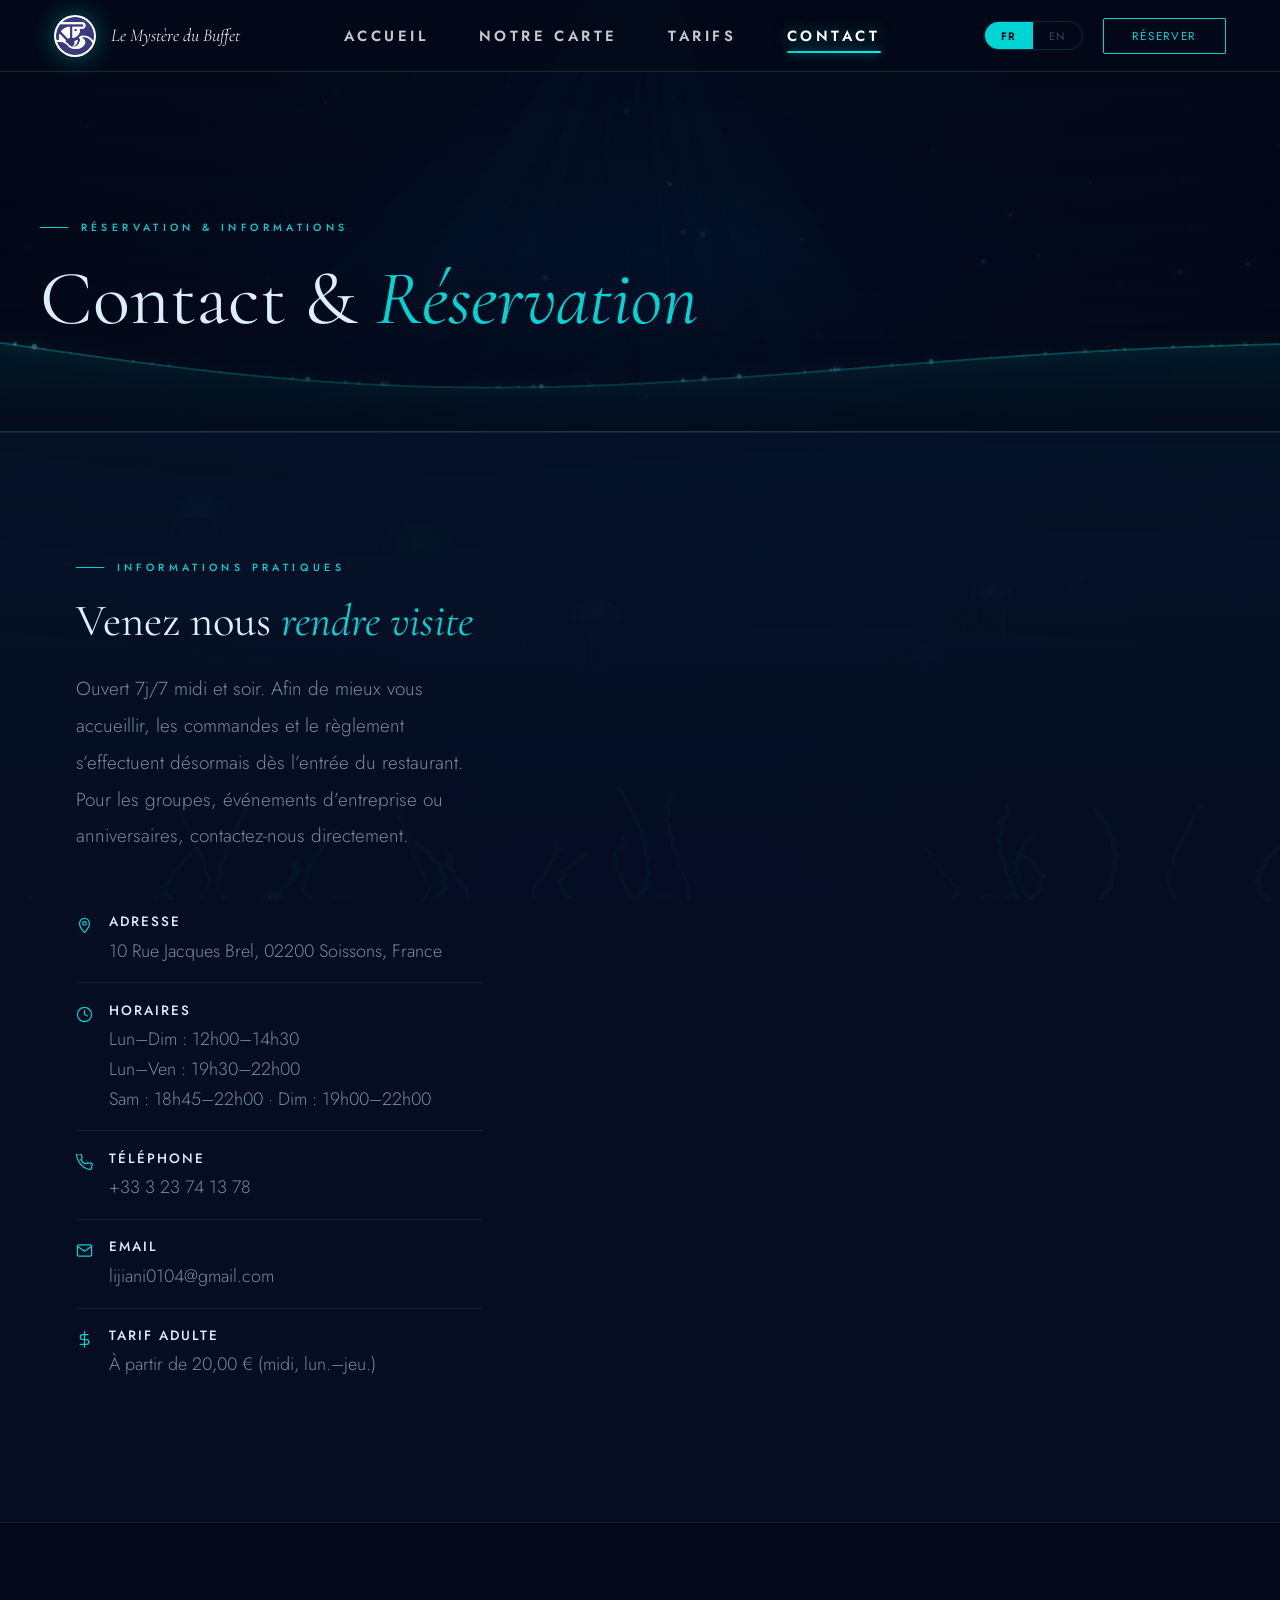
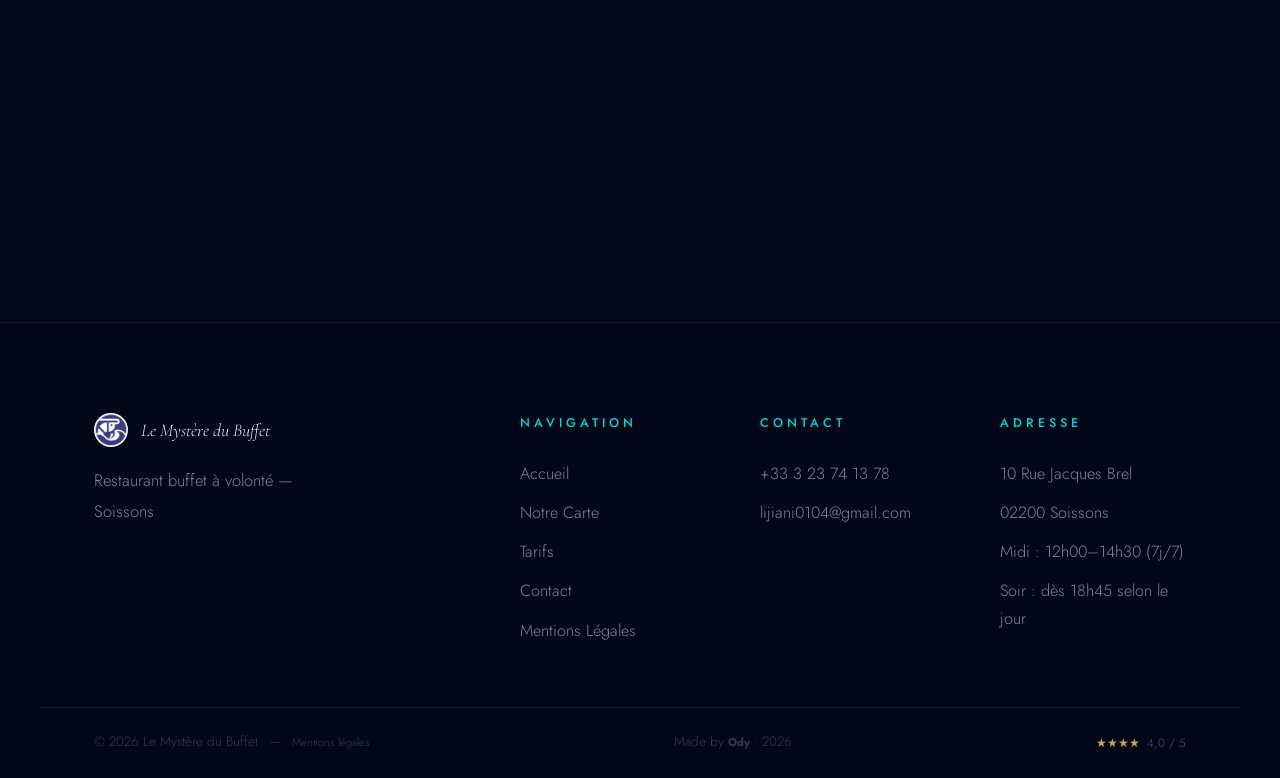
<file: pages/contact.html>
<!DOCTYPE html>
<html lang="fr">
<head>
  <meta charset="UTF-8">
  <meta name="viewport" content="width=device-width, initial-scale=1.0">
  <title>Contact &amp; R&eacute;servation &mdash; Le Myst&egrave;re du Buffet</title>
  <!-- Favicon -->
  <link rel="icon" type="image/x-icon" href="../assets/images/favicon.ico">
  <link rel="icon" type="image/png" sizes="192x192" href="../assets/images/icon-192.png">
  <link rel="apple-touch-icon" href="../assets/images/icon-192.png">
  <!-- Open Graph -->
  <meta property="og:type" content="restaurant">
  <meta property="og:title" content="Contact & Réservation — Le Mystère du Buffet">
  <meta property="og:description" content="Réservez votre table au Mystère du Buffet à Soissons. Formulaire en ligne, téléphone et adresse.">
  <meta property="og:url" content="https://lemysteredubuffet.com/pages/contact.html">
  <meta property="og:image" content="https://lemysteredubuffet.com/assets/images/restaurant.jpg">
  <meta property="og:locale" content="fr_FR">
  <meta property="og:site_name" content="Le Mystère du Buffet">
  <!-- Twitter Card -->
  <meta name="twitter:card" content="summary_large_image">
  <meta name="twitter:title" content="Contact & Réservation — Le Mystère du Buffet">
  <meta name="twitter:description" content="Réservez votre table au Mystère du Buffet à Soissons. Formulaire en ligne, téléphone et adresse.">
  <meta name="twitter:image" content="https://lemysteredubuffet.com/assets/images/restaurant.jpg">
  <!-- Schema.org Restaurant -->
  <script type="application/ld+json">
  {
    "@context": "https://schema.org",
    "@type": "Restaurant",
    "name": "Le Mystère du Buffet",
    "description": "Restaurant buffet à volonté à Soissons. Entrées, plats et desserts illimités.",
    "url": "https://lemysteredubuffet.com",
    "telephone": "+33323741378",
    "email": "lijiani0104@gmail.com",
    "address": {
      "@type": "PostalAddress",
      "streetAddress": "10 Rue Jacques Brel",
      "addressLocality": "Soissons",
      "postalCode": "02200",
      "addressCountry": "FR"
    },
    "geo": {
      "@type": "GeoCoordinates",
      "latitude": 49.3815,
      "longitude": 3.3223
    },
    "openingHoursSpecification": [
      {
        "@type": "OpeningHoursSpecification",
        "dayOfWeek": ["Monday","Tuesday","Wednesday","Thursday","Friday","Saturday","Sunday"],
        "opens": "12:00",
        "closes": "14:30"
      },
      {
        "@type": "OpeningHoursSpecification",
        "dayOfWeek": ["Monday","Tuesday","Wednesday","Thursday","Friday"],
        "opens": "19:30",
        "closes": "22:00"
      },
      {
        "@type": "OpeningHoursSpecification",
        "dayOfWeek": ["Saturday"],
        "opens": "18:45",
        "closes": "22:00"
      },
      {
        "@type": "OpeningHoursSpecification",
        "dayOfWeek": ["Sunday"],
        "opens": "19:00",
        "closes": "22:00"
      }
    ],
    "servesCuisine": "Buffet",
    "priceRange": "€20-€30",
    "aggregateRating": {
      "@type": "AggregateRating",
      "ratingValue": "4.0",
      "reviewCount": "1070"
    },
    "image": "https://lemysteredubuffet.com/assets/images/restaurant.jpg"
  }
  </script>
  <meta name="description" content="R&eacute;servez votre table au Myst&egrave;re du Buffet &agrave; Soissons. Formulaire de contact, horaires, adresse et acc&egrave;s.">
  <link rel="preconnect" href="https://fonts.googleapis.com">
  <link href="https://fonts.googleapis.com/css2?family=Cormorant+Garamond:ital,wght@0,300;0,400;0,600;1,300;1,400;1,600&family=Jost:wght@200;300;400;500;600&display=swap" rel="stylesheet">
  <link rel="stylesheet" href="../assets/css/style.css">
  <link rel="stylesheet" href="../assets/css/pages.css">
</head>
<body>
<canvas id="ocean" style="position:fixed;top:0;left:0;width:100%;height:100%;z-index:0;pointer-events:none"></canvas>
<nav class="nav solid" id="nav">
  <div class="nav-logo" onclick="window.location='../index.html'">
    <img src="../assets/images/logo.png" alt="Logo">
    <span class="nav-logo-name">Le Myst&egrave;re du Buffet</span>
  </div>
  <ul class="nav-links">
    <li><a class="nav-link" href="../index.html" data-fr="Accueil" data-en="Home">Accueil</a></li>
    <li><a class="nav-link" href="menu.html" data-fr="Notre Carte" data-en="Menu">Notre Carte</a></li>
    <li><a class="nav-link" href="tarifs.html" data-fr="Tarifs" data-en="Pricing">Tarifs</a></li>
    <li><a class="nav-link" href="contact.html" data-fr="Contact" data-en="Contact">Contact</a></li>
  </ul>
  <div class="nav-right">
    <div class="lang"><button class="lang-btn active" data-lang-btn="fr">FR</button><button class="lang-btn" data-lang-btn="en">EN</button></div>
    <button class="nav-resa" onclick="window.location='contact.html'" data-fr="R&eacute;server" data-en="Book">R&eacute;server</button>
    <button class="ham" id="ham" aria-label="Menu"><span></span><span></span><span></span></button>
  </div>
</nav>
<nav class="mnav" id="mnav">
  <button class="mclose" id="mclose">&#215;</button>
  <a href="../index.html" data-fr="Accueil" data-en="Home">Accueil</a>
  <a href="menu.html" data-fr="Notre Carte" data-en="Menu">Notre Carte</a>
  <a href="tarifs.html" data-fr="Tarifs" data-en="Pricing">Tarifs</a>
  <a href="contact.html" data-fr="Contact" data-en="Contact">Contact</a>
</nav>

<div class="page-hero">
  <div class="phi">
    <p class="lbl" data-fr="R&eacute;servation &amp; Informations" data-en="Reservation &amp; Information">R&eacute;servation &amp; Informations</p>
    <h1>Contact &amp; <em>R&eacute;servation</em></h1>
  </div>
</div>

<section class="sec">
  <div class="wrap">
    <div class="cgrid">
      <div data-reveal>
        <p class="lbl" data-fr="Informations Pratiques" data-en="Practical Information">Informations Pratiques</p>
        <h2 class="sec-title" style="font-size:clamp(1.8rem,3.5vw,2.6rem);margin-bottom:1.4rem" data-fr="Venez nous <em>rendre visite</em>" data-en="Come <em>visit us</em>">Venez nous <em>rendre visite</em></h2>
        <p class="cinfo-text" data-fr="Ouvert 7j/7 midi et soir. Afin de mieux vous accueillir, les commandes et le r&egrave;glement s&rsquo;effectuent d&eacute;sormais d&egrave;s l&rsquo;entr&eacute;e du restaurant. Pour les groupes, &eacute;v&eacute;nements d&rsquo;entreprise ou anniversaires, contactez-nous directement." data-en="Open 7 days a week for lunch and dinner. To better welcome you, orders and payments are now made at the entrance of the restaurant. For groups, corporate events or birthdays, please contact us directly.">Ouvert 7j/7 midi et soir. Afin de mieux vous accueillir, les commandes et le r&egrave;glement s&rsquo;effectuent d&eacute;sormais d&egrave;s l&rsquo;entr&eacute;e du restaurant. Pour les groupes, &eacute;v&eacute;nements d&rsquo;entreprise ou anniversaires, contactez-nous directement.</p>
        <div class="clist">
          <div class="citem">
            <span class="cico"><svg viewBox="0 0 24 24"><path d="M12 2C8.13 2 5 5.13 5 9c0 5.25 7 13 7 13s7-7.75 7-13c0-3.87-3.13-7-7-7z"/><circle cx="12" cy="9" r="2.5"/></svg></span>
            <div class="citem-txt"><strong data-fr="Adresse" data-en="Address">Adresse</strong>10 Rue Jacques Brel, 02200 Soissons, France</div>
          </div>
          <div class="citem">
            <span class="cico"><svg viewBox="0 0 24 24"><circle cx="12" cy="12" r="10"/><polyline points="12 6 12 12 16 14"/></svg></span>
            <div class="citem-txt"><strong data-fr="Horaires" data-en="Hours">Horaires</strong><span data-fr="Lun&ndash;Dim : 12h00&ndash;14h30<br>Lun&ndash;Ven : 19h30&ndash;22h00<br>Sam : 18h45&ndash;22h00 &middot; Dim : 19h00&ndash;22h00" data-en="Mon&ndash;Sun: 12:00&ndash;2:30pm<br>Mon&ndash;Fri: 7:30&ndash;10pm<br>Sat: 6:45&ndash;10pm &middot; Sun: 7:00&ndash;10pm">Lun&ndash;Dim : 12h00&ndash;14h30<br>Lun&ndash;Ven : 19h30&ndash;22h00<br>Sam : 18h45&ndash;22h00 &middot; Dim : 19h00&ndash;22h00</span></div>
          </div>
          <div class="citem">
            <span class="cico"><svg viewBox="0 0 24 24"><path d="M22 16.92v3a2 2 0 01-2.18 2 19.79 19.79 0 01-8.63-3.07A19.5 19.5 0 013.68 9.81 19.79 19.79 0 01.61 1.18 2 2 0 012.6 0h3a2 2 0 012 1.72c.13 1 .37 1.97.73 2.9a2 2 0 01-.45 2.11L6.91 7.91a16 16 0 006.06 6.06l1.18-.98a2 2 0 012.11-.45c.93.36 1.9.6 2.9.73A2 2 0 0122 16.92z"/></svg></span>
            <div class="citem-txt"><strong data-fr="T&eacute;l&eacute;phone" data-en="Phone">T&eacute;l&eacute;phone</strong><a href="tel:+33323741378">+33 3 23 74 13 78</a></div>
          </div>
          <div class="citem">
            <span class="cico"><svg viewBox="0 0 24 24"><path d="M4 4h16c1.1 0 2 .9 2 2v12c0 1.1-.9 2-2 2H4c-1.1 0-2-.9-2-2V6c0-1.1.9-2 2-2z"/><polyline points="22,6 12,13 2,6"/></svg></span>
            <div class="citem-txt"><strong>Email</strong><a href="mailto:lijiani0104@gmail.com">lijiani0104@gmail.com</a></div>
          </div>
          <div class="citem">
            <span class="cico"><svg viewBox="0 0 24 24"><line x1="12" y1="1" x2="12" y2="23"/><path d="M17 5H9.5a3.5 3.5 0 000 7h5a3.5 3.5 0 010 7H6"/></svg></span>
            <div class="citem-txt"><strong data-fr="Tarif adulte" data-en="Adult price">Tarif adulte</strong><span data-fr="&Agrave; partir de 20,00 &euro; (midi, lun.&ndash;jeu.)" data-en="From &euro;20.00 (lunch, Mon.&ndash;Thu.)">&Agrave; partir de 20,00 &euro; (midi, lun.&ndash;jeu.)</span></div>
          </div>
        </div>
      </div>
    </div>
  </div>
</section>

<div class="map-wrap">
  <iframe src="https://www.google.com/maps/embed?pb=!1m18!1m12!1m3!1d2598!2d3.3223!3d49.3815!2m3!1f0!2f0!3f0!3m2!1i1024!2i768!4f13.1!3m3!1m2!1s0x47e8c6a1d0000001%3A0x1!2s10+Rue+Jacques+Brel%2C+02200+Soissons%2C+France!5e0!3m2!1sfr!2sfr!4v1" allowfullscreen="" loading="lazy" referrerpolicy="no-referrer-when-downgrade" title="Localisation Le Myst&egrave;re du Buffet"></iframe>
</div>

<footer>
  <div class="footer-grid">
    <div class="footer-brand">
      <div class="logo-row"><img src="../assets/images/logo.png" alt="Logo"><span>Le Myst&egrave;re du Buffet</span></div>
      <p>Restaurant buffet &agrave; volont&eacute; &mdash; Soissons</p>
    </div>
    <div class="fcol">
      <h5 data-fr="Navigation" data-en="Navigation">Navigation</h5>
      <ul>
        <li><a href="../index.html" data-fr="Accueil" data-en="Home">Accueil</a></li>
        <li><a href="menu.html" data-fr="Notre Carte" data-en="Our Menu">Notre Carte</a></li>
        <li><a href="tarifs.html" data-fr="Tarifs" data-en="Pricing">Tarifs</a></li>
        <li><a href="contact.html" data-fr="Contact" data-en="Contact">Contact</a></li>
        <li><a href="mentions-legales.html" data-fr="Mentions L&eacute;gales" data-en="Legal Notice">Mentions L&eacute;gales</a></li>
      </ul>
    </div>
    <div class="fcol"><h5>Contact</h5><ul><li><a href="tel:+33323741378">+33 3 23 74 13 78</a></li><li><a href="mailto:lijiani0104@gmail.com">lijiani0104@gmail.com</a></li></ul></div>
    <div class="fcol"><h5 data-fr="Adresse" data-en="Address">Adresse</h5><ul><li><span>10 Rue Jacques Brel</span></li><li><span>02200 Soissons</span></li><li><span data-fr="Midi : 12h00&ndash;14h30 (7j/7)" data-en="Lunch: 12:00&ndash;2:30pm (7d/7)">Midi : 12h00&ndash;14h30 (7j/7)</span></li><li><span data-fr="Soir : d&#232;s 18h45 selon le jour" data-en="Dinner: from 6:45pm depending on day">Soir : d&#232;s 18h45 selon le jour</span></li></ul></div>
  </div>
  <div class="footer-bottom">
    <p>&copy; 2026 Le Myst&egrave;re du Buffet &ensp;&mdash;&ensp; <a href="mentions-legales.html" data-fr="Mentions l&eacute;gales" data-en="Legal notice">Mentions l&eacute;gales</a></p>
    <p>Made by <a href="https://odyssey.ad/partners" target="_blank" rel="noopener"><strong>Ody</strong></a> &middot; 2026</p>
    <div class="footer-rating"><span class="stars">&#9733;&#9733;&#9733;&#9733;</span><span>4,0 / 5</span></div>
  </div>
</footer>
<script src="../assets/js/ocean.js"></script>
<script src="../assets/js/main.js"></script>
<script src="../assets/js/extras.js"></script>
</body>
</html>
</file>
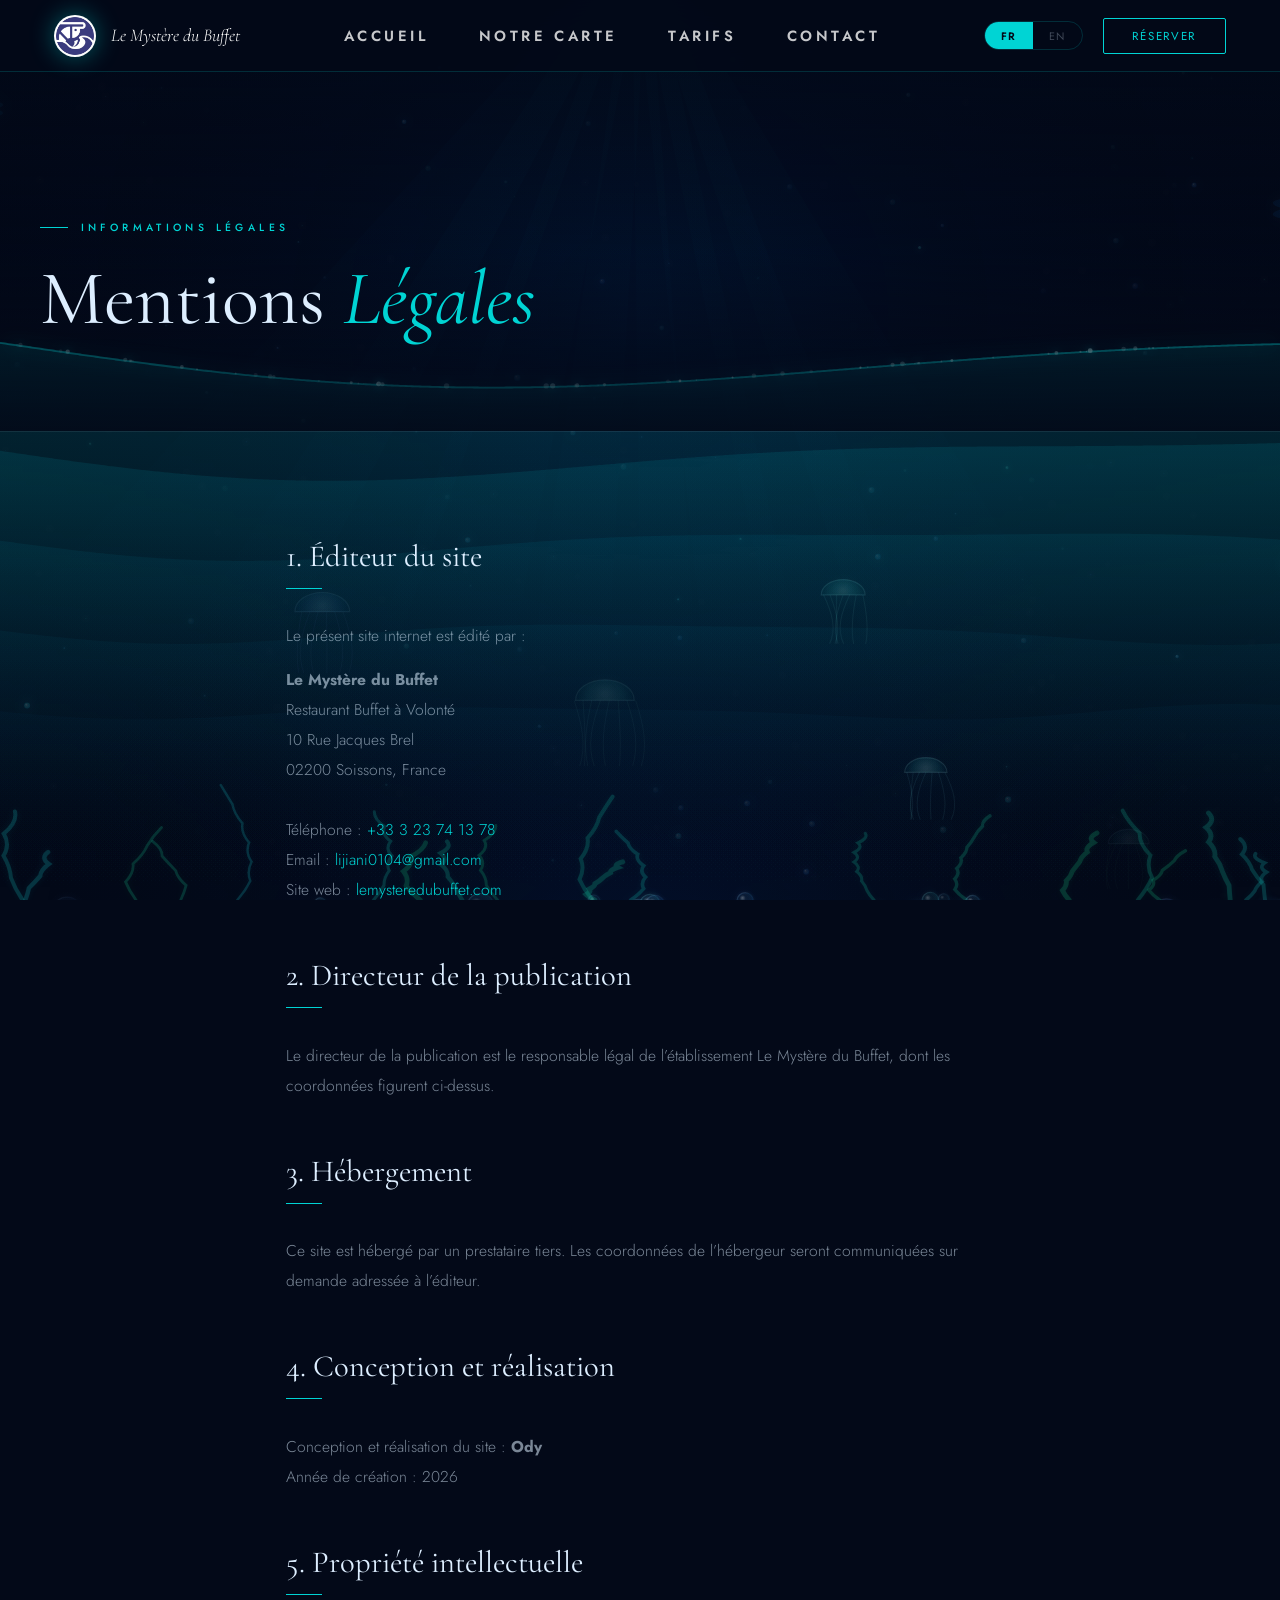
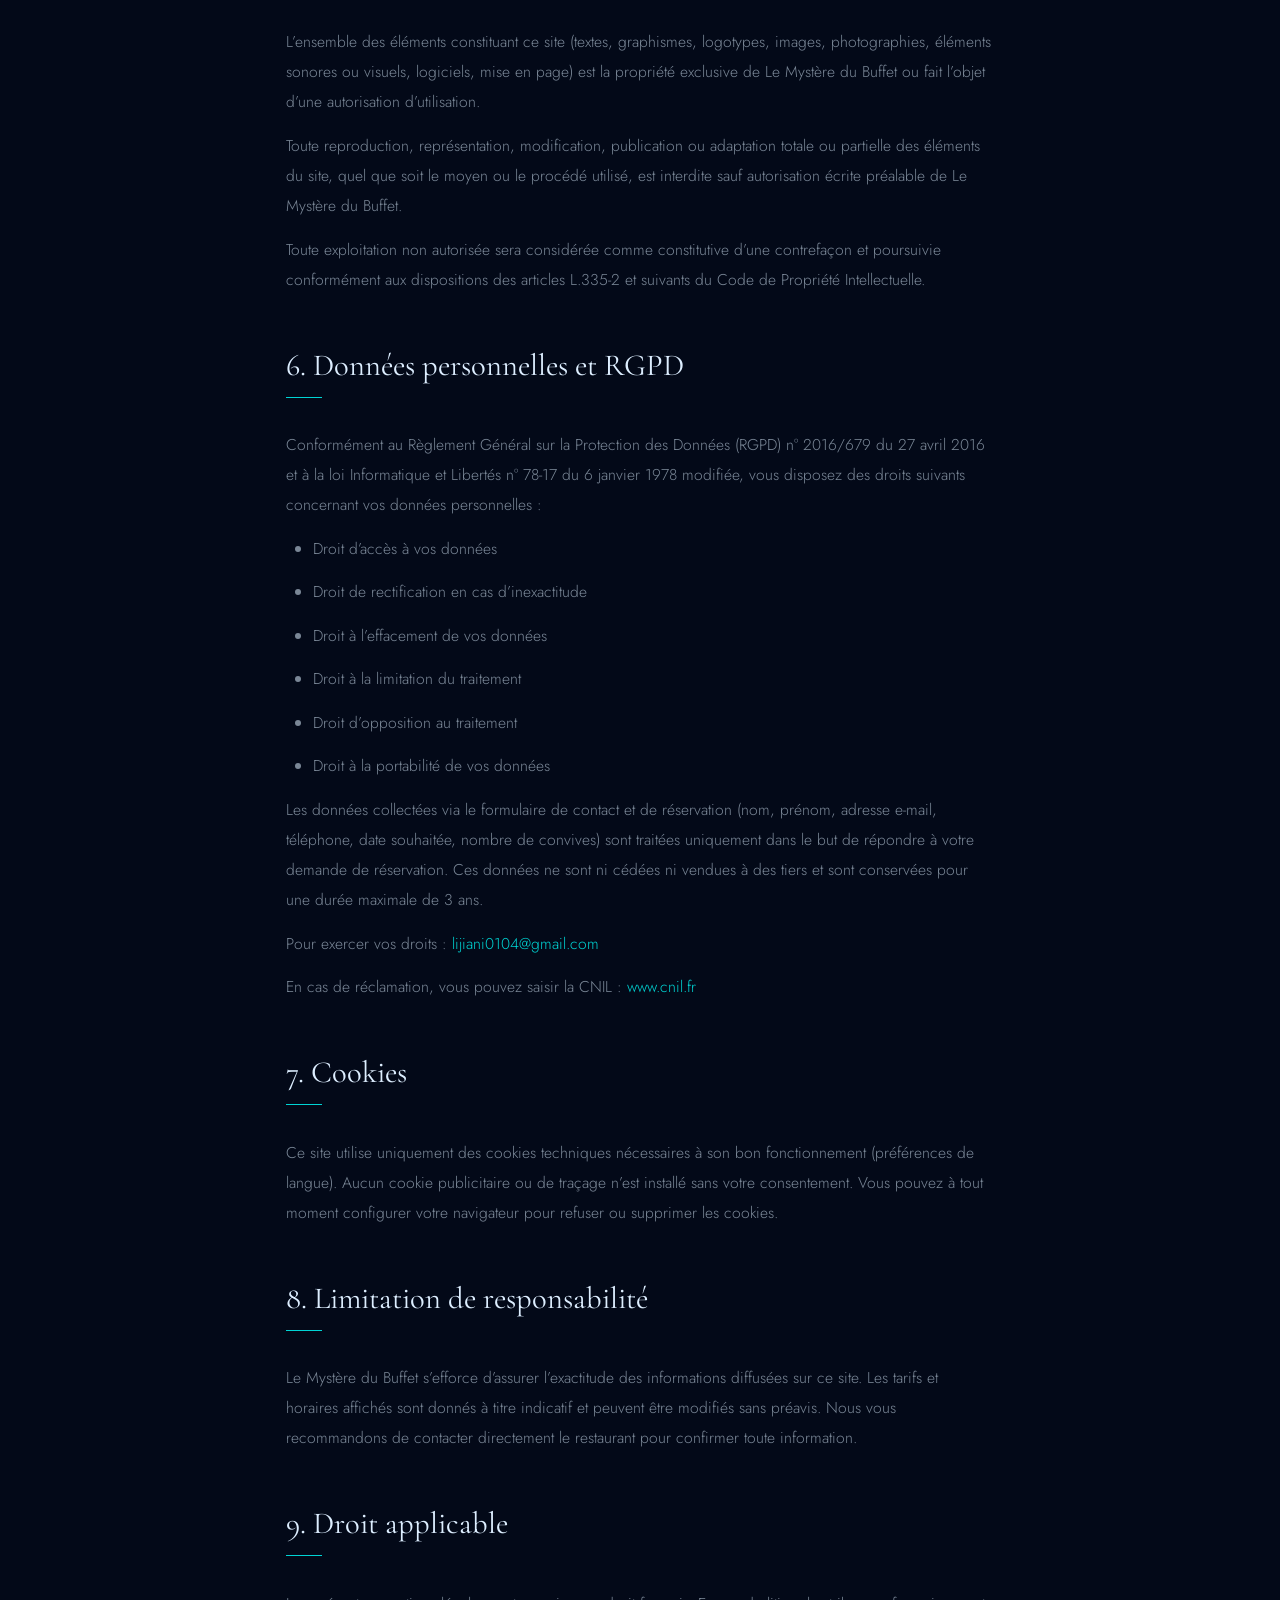
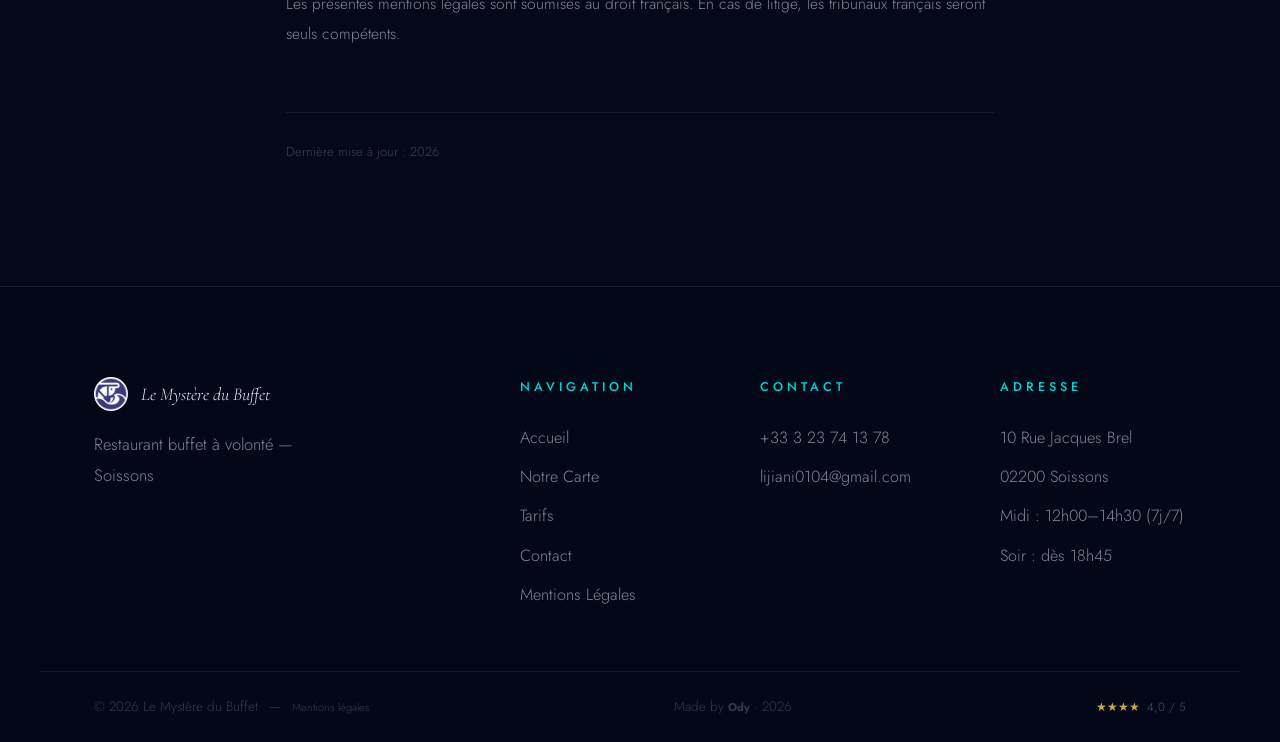
<file: pages/mentions-legales.html>
<!DOCTYPE html>
<html lang="fr">
<head>
  <meta charset="UTF-8">
  <meta name="viewport" content="width=device-width, initial-scale=1.0">
  <title>Mentions L&eacute;gales &mdash; Le Myst&egrave;re du Buffet</title>
  <!-- Favicon -->
  <link rel="icon" type="image/x-icon" href="../assets/images/favicon.ico">
  <link rel="icon" type="image/png" sizes="192x192" href="../assets/images/icon-192.png">
  <link rel="apple-touch-icon" href="../assets/images/icon-192.png">
  <!-- Open Graph -->
  <meta property="og:type" content="restaurant">
  <meta property="og:title" content="Mentions Légales — Le Mystère du Buffet">
  <meta property="og:description" content="Mentions légales du site Le Mystère du Buffet, restaurant buffet à volonté à Soissons.">
  <meta property="og:url" content="https://lemysteredubuffet.com/pages/mentions-legales.html">
  <meta property="og:image" content="https://lemysteredubuffet.com/assets/images/restaurant.jpg">
  <meta property="og:locale" content="fr_FR">
  <meta property="og:site_name" content="Le Mystère du Buffet">
  <!-- Twitter Card -->
  <meta name="twitter:card" content="summary_large_image">
  <meta name="twitter:title" content="Mentions Légales — Le Mystère du Buffet">
  <meta name="twitter:description" content="Mentions légales du site Le Mystère du Buffet, restaurant buffet à volonté à Soissons.">
  <meta name="twitter:image" content="https://lemysteredubuffet.com/assets/images/restaurant.jpg">
  <!-- Schema.org Restaurant -->
  <script type="application/ld+json">
  {
    "@context": "https://schema.org",
    "@type": "Restaurant",
    "name": "Le Mystère du Buffet",
    "description": "Restaurant buffet à volonté à Soissons. Entrées, plats et desserts illimités.",
    "url": "https://lemysteredubuffet.com",
    "telephone": "+33323741378",
    "email": "lijiani0104@gmail.com",
    "address": {
      "@type": "PostalAddress",
      "streetAddress": "10 Rue Jacques Brel",
      "addressLocality": "Soissons",
      "postalCode": "02200",
      "addressCountry": "FR"
    },
    "geo": {
      "@type": "GeoCoordinates",
      "latitude": 49.3815,
      "longitude": 3.3223
    },
    "openingHoursSpecification": [
      {
        "@type": "OpeningHoursSpecification",
        "dayOfWeek": ["Monday","Tuesday","Wednesday","Thursday","Friday","Saturday","Sunday"],
        "opens": "12:00",
        "closes": "14:30"
      },
      {
        "@type": "OpeningHoursSpecification",
        "dayOfWeek": ["Monday","Tuesday","Wednesday","Thursday","Friday"],
        "opens": "19:30",
        "closes": "22:00"
      },
      {
        "@type": "OpeningHoursSpecification",
        "dayOfWeek": ["Saturday"],
        "opens": "18:45",
        "closes": "22:00"
      },
      {
        "@type": "OpeningHoursSpecification",
        "dayOfWeek": ["Sunday"],
        "opens": "19:00",
        "closes": "22:00"
      }
    ],
    "servesCuisine": "Buffet",
    "priceRange": "€20-€30",
    "aggregateRating": {
      "@type": "AggregateRating",
      "ratingValue": "4.0",
      "reviewCount": "1070"
    },
    "image": "https://lemysteredubuffet.com/assets/images/restaurant.jpg"
  }
  </script>
  <link rel="preconnect" href="https://fonts.googleapis.com">
  <link href="https://fonts.googleapis.com/css2?family=Cormorant+Garamond:ital,wght@0,300;0,400;0,600;1,300;1,400;1,600&family=Jost:wght@200;300;400;500;600&display=swap" rel="stylesheet">
  <link rel="stylesheet" href="../assets/css/style.css">
  <link rel="stylesheet" href="../assets/css/pages.css">
</head>
<body>
<canvas id="ocean" style="position:fixed;top:0;left:0;width:100%;height:100%;z-index:0;pointer-events:none"></canvas>
<nav class="nav solid" id="nav">
  <div class="nav-logo" onclick="window.location='../index.html'">
    <img src="../assets/images/logo.png" alt="Logo">
    <span class="nav-logo-name">Le Myst&egrave;re du Buffet</span>
  </div>
  <ul class="nav-links">
    <li><a class="nav-link" href="../index.html">Accueil</a></li>
    <li><a class="nav-link" href="menu.html">Notre Carte</a></li>
    <li><a class="nav-link" href="tarifs.html">Tarifs</a></li>
    <li><a class="nav-link" href="contact.html">Contact</a></li>
  </ul>
  <div class="nav-right">
    <div class="lang"><button class="lang-btn active" data-lang-btn="fr">FR</button><button class="lang-btn" data-lang-btn="en">EN</button></div>
    <button class="nav-resa" onclick="window.location='contact.html'">R&eacute;server</button>
    <button class="ham" id="ham" aria-label="Menu"><span></span><span></span><span></span></button>
  </div>
</nav>
<nav class="mnav" id="mnav">
  <button class="mclose" id="mclose">&#215;</button>
  <a href="../index.html">Accueil</a>
  <a href="menu.html">Notre Carte</a>
  <a href="tarifs.html">Tarifs</a>
  <a href="contact.html">Contact</a>
</nav>

<div class="page-hero">
  <div class="phi">
    <p class="lbl">Informations l&eacute;gales</p>
    <h1>Mentions <em>L&eacute;gales</em></h1>
  </div>
</div>

<div class="legal">

  <h2>1. &Eacute;diteur du site</h2>
  <div class="ld"></div>
  <p>Le pr&eacute;sent site internet est &eacute;dit&eacute; par :</p>
  <p><strong>Le Myst&egrave;re du Buffet</strong><br>Restaurant Buffet &agrave; Volont&eacute;<br>10 Rue Jacques Brel<br>02200 Soissons, France<br><br>T&eacute;l&eacute;phone : <a href="tel:+33323741378">+33 3 23 74 13 78</a><br>Email : <a href="mailto:lijiani0104@gmail.com">lijiani0104@gmail.com</a><br>Site web : <a href="http://lemysteredubuffet.com" target="_blank" rel="noopener">lemysteredubuffet.com</a></p>

  <h2>2. Directeur de la publication</h2>
  <div class="ld"></div>
  <p>Le directeur de la publication est le responsable l&eacute;gal de l&rsquo;&eacute;tablissement Le Myst&egrave;re du Buffet, dont les coordonn&eacute;es figurent ci-dessus.</p>

  <h2>3. H&eacute;bergement</h2>
  <div class="ld"></div>
  <p>Ce site est h&eacute;berg&eacute; par un prestataire tiers. Les coordonn&eacute;es de l&rsquo;h&eacute;bergeur seront communiqu&eacute;es sur demande adress&eacute;e &agrave; l&rsquo;&eacute;diteur.</p>

  <h2>4. Conception et r&eacute;alisation</h2>
  <div class="ld"></div>
  <p>Conception et r&eacute;alisation du site : <strong>Ody</strong><br>Ann&eacute;e de cr&eacute;ation : 2026</p>

  <h2>5. Propri&eacute;t&eacute; intellectuelle</h2>
  <div class="ld"></div>
  <p>L&rsquo;ensemble des &eacute;l&eacute;ments constituant ce site (textes, graphismes, logotypes, images, photographies, &eacute;l&eacute;ments sonores ou visuels, logiciels, mise en page) est la propri&eacute;t&eacute; exclusive de Le Myst&egrave;re du Buffet ou fait l&rsquo;objet d&rsquo;une autorisation d&rsquo;utilisation.</p>
  <p>Toute reproduction, repr&eacute;sentation, modification, publication ou adaptation totale ou partielle des &eacute;l&eacute;ments du site, quel que soit le moyen ou le proc&eacute;d&eacute; utilis&eacute;, est interdite sauf autorisation &eacute;crite pr&eacute;alable de Le Myst&egrave;re du Buffet.</p>
  <p>Toute exploitation non autoris&eacute;e sera consid&eacute;r&eacute;e comme constitutive d&rsquo;une contrefa&ccedil;on et poursuivie conform&eacute;ment aux dispositions des articles L.335-2 et suivants du Code de Propri&eacute;t&eacute; Intellectuelle.</p>

  <h2>6. Donn&eacute;es personnelles et RGPD</h2>
  <div class="ld"></div>
  <p>Conform&eacute;ment au R&egrave;glement G&eacute;n&eacute;ral sur la Protection des Donn&eacute;es (RGPD) n&deg;&nbsp;2016/679 du 27 avril 2016 et &agrave; la loi Informatique et Libert&eacute;s n&deg;&nbsp;78-17 du 6 janvier 1978 modifi&eacute;e, vous disposez des droits suivants concernant vos donn&eacute;es personnelles :</p>
  <ul>
    <li>Droit d&rsquo;acc&egrave;s &agrave; vos donn&eacute;es</li>
    <li>Droit de rectification en cas d&rsquo;inexactitude</li>
    <li>Droit &agrave; l&rsquo;effacement de vos donn&eacute;es</li>
    <li>Droit &agrave; la limitation du traitement</li>
    <li>Droit d&rsquo;opposition au traitement</li>
    <li>Droit &agrave; la portabilit&eacute; de vos donn&eacute;es</li>
  </ul>
  <p>Les donn&eacute;es collect&eacute;es via le formulaire de contact et de r&eacute;servation (nom, pr&eacute;nom, adresse e-mail, t&eacute;l&eacute;phone, date souhait&eacute;e, nombre de convives) sont trait&eacute;es uniquement dans le but de r&eacute;pondre &agrave; votre demande de r&eacute;servation. Ces donn&eacute;es ne sont ni c&eacute;d&eacute;es ni vendues &agrave; des tiers et sont conserv&eacute;es pour une dur&eacute;e maximale de 3 ans.</p>
  <p>Pour exercer vos droits : <a href="mailto:lijiani0104@gmail.com">lijiani0104@gmail.com</a></p>
  <p>En cas de r&eacute;clamation, vous pouvez saisir la CNIL : <a href="https://www.cnil.fr" target="_blank" rel="noopener">www.cnil.fr</a></p>

  <h2>7. Cookies</h2>
  <div class="ld"></div>
  <p>Ce site utilise uniquement des cookies techniques n&eacute;cessaires &agrave; son bon fonctionnement (pr&eacute;f&eacute;rences de langue). Aucun cookie publicitaire ou de tra&ccedil;age n&rsquo;est install&eacute; sans votre consentement. Vous pouvez &agrave; tout moment configurer votre navigateur pour refuser ou supprimer les cookies.</p>

  <h2>8. Limitation de responsabilit&eacute;</h2>
  <div class="ld"></div>
  <p>Le Myst&egrave;re du Buffet s&rsquo;efforce d&rsquo;assurer l&rsquo;exactitude des informations diffus&eacute;es sur ce site. Les tarifs et horaires affich&eacute;s sont donn&eacute;s &agrave; titre indicatif et peuvent &ecirc;tre modifi&eacute;s sans pr&eacute;avis. Nous vous recommandons de contacter directement le restaurant pour confirmer toute information.</p>

  <h2>9. Droit applicable</h2>
  <div class="ld"></div>
  <p>Les pr&eacute;sentes mentions l&eacute;gales sont soumises au droit fran&ccedil;ais. En cas de litige, les tribunaux fran&ccedil;ais seront seuls comp&eacute;tents.</p>

  <p style="font-size:.72rem;color:rgba(221,238,255,.25);margin-top:3.5rem;border-top:1px solid var(--border2);padding-top:1.5rem">Derni&egrave;re mise &agrave; jour : 2026</p>
</div>

<footer>
  <div class="footer-grid">
    <div class="footer-brand">
      <div class="logo-row"><img src="../assets/images/logo.png" alt="Logo"><span>Le Myst&egrave;re du Buffet</span></div>
      <p>Restaurant buffet &agrave; volont&eacute; &mdash; Soissons</p>
    </div>
    <div class="fcol"><h5>Navigation</h5><ul><li><a href="../index.html">Accueil</a></li><li><a href="menu.html">Notre Carte</a></li><li><a href="tarifs.html">Tarifs</a></li><li><a href="contact.html">Contact</a></li><li><a href="mentions-legales.html">Mentions L&eacute;gales</a></li></ul></div>
    <div class="fcol"><h5>Contact</h5><ul><li><a href="tel:+33323741378">+33 3 23 74 13 78</a></li><li><a href="mailto:lijiani0104@gmail.com">lijiani0104@gmail.com</a></li></ul></div>
    <div class="fcol"><h5>Adresse</h5><ul><li><span>10 Rue Jacques Brel</span></li><li><span>02200 Soissons</span></li><li><span>Midi : 12h00&ndash;14h30 (7j/7)</span></li><li><span>Soir : d&#232;s 18h45</span></li></ul></div>
  </div>
  <div class="footer-bottom">
    <p>&copy; 2026 Le Myst&egrave;re du Buffet &ensp;&mdash;&ensp; <a href="mentions-legales.html">Mentions l&eacute;gales</a></p>
    <p>Made by <a href="https://odyssey.ad/partners" target="_blank" rel="noopener"><strong>Ody</strong></a> &middot; 2026</p>
    <div class="footer-rating"><span class="stars">&#9733;&#9733;&#9733;&#9733;</span><span>4,0 / 5</span></div>
  </div>
</footer>
<script src="../assets/js/ocean.js"></script>
<script src="../assets/js/main.js"></script>
<script src="../assets/js/extras.js"></script>
</body>
</html>
</file>
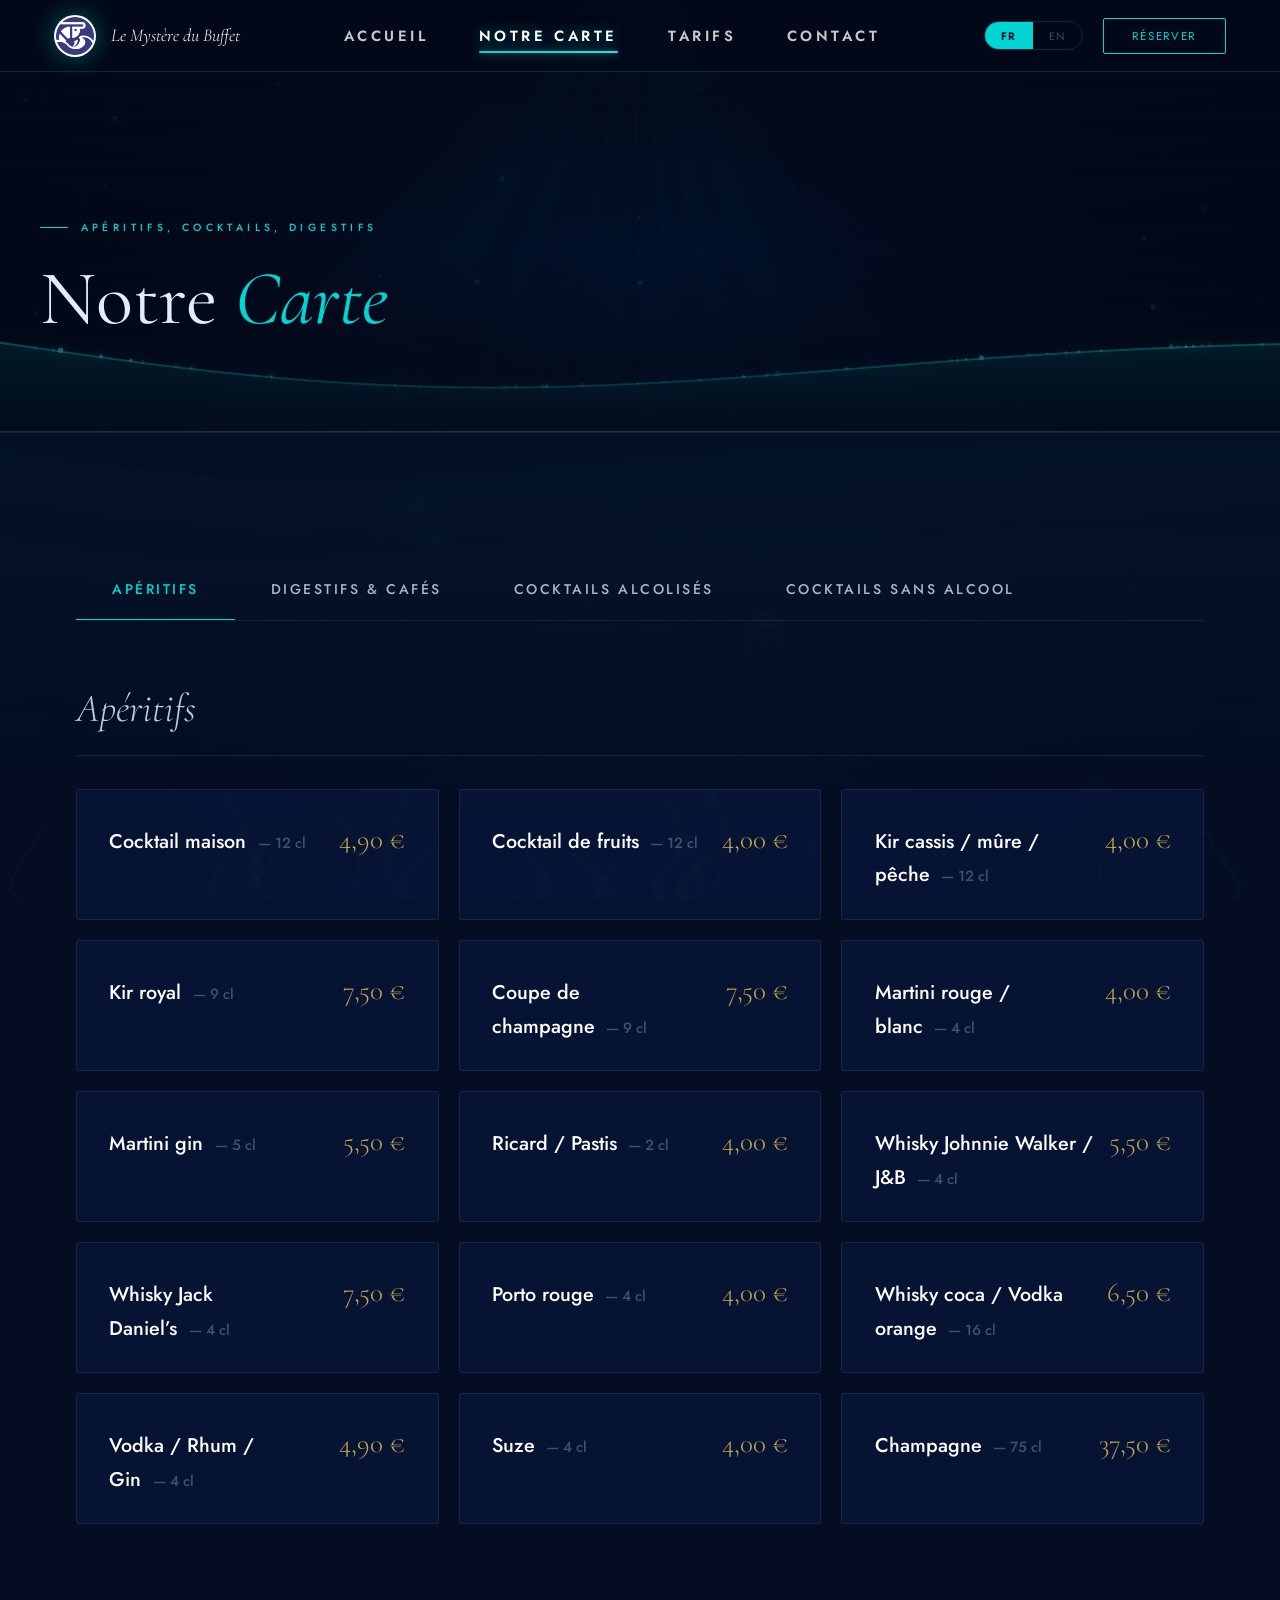
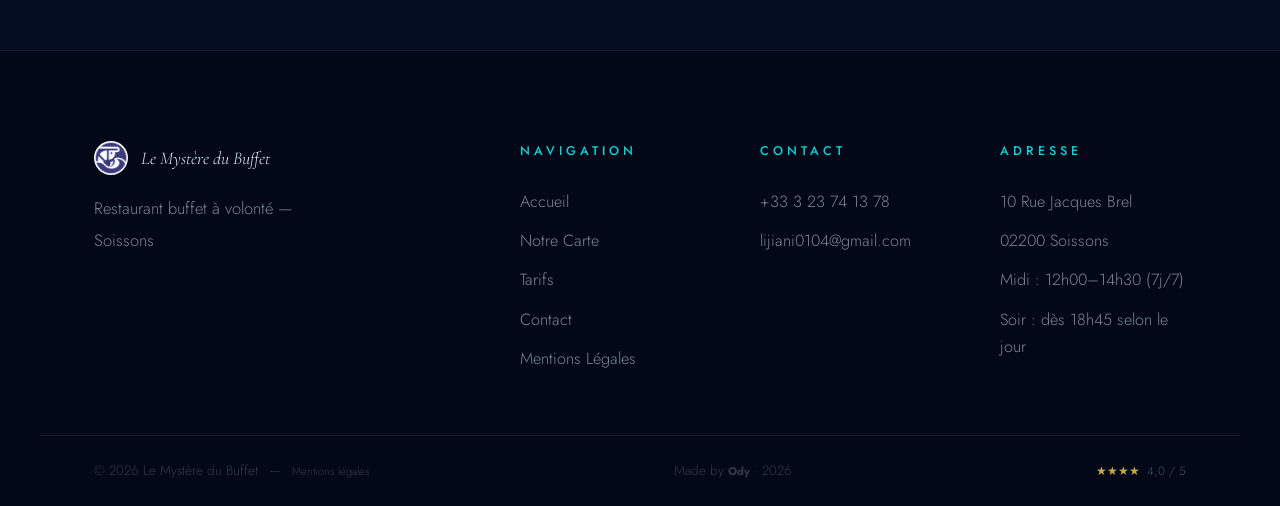
<file: pages/menu.html>
<!DOCTYPE html>
<html lang="fr">
<head>
  <meta charset="UTF-8">
  <meta name="viewport" content="width=device-width, initial-scale=1.0">
  <title>Notre Carte &mdash; Le Myst&egrave;re du Buffet</title>
  <!-- Favicon -->
  <link rel="icon" type="image/x-icon" href="../assets/images/favicon.ico">
  <link rel="icon" type="image/png" sizes="192x192" href="../assets/images/icon-192.png">
  <link rel="apple-touch-icon" href="../assets/images/icon-192.png">
  <!-- Open Graph -->
  <meta property="og:type" content="restaurant">
  <meta property="og:title" content="Notre Carte — Le Mystère du Buffet">
  <meta property="og:description" content="Apéritifs, cocktails alcoolisés et sans alcool, digestifs. Carte complète du Mystère du Buffet à Soissons.">
  <meta property="og:url" content="https://lemysteredubuffet.com/pages/menu.html">
  <meta property="og:image" content="https://lemysteredubuffet.com/assets/images/restaurant.jpg">
  <meta property="og:locale" content="fr_FR">
  <meta property="og:site_name" content="Le Mystère du Buffet">
  <!-- Twitter Card -->
  <meta name="twitter:card" content="summary_large_image">
  <meta name="twitter:title" content="Notre Carte — Le Mystère du Buffet">
  <meta name="twitter:description" content="Apéritifs, cocktails alcoolisés et sans alcool, digestifs. Carte complète du Mystère du Buffet à Soissons.">
  <meta name="twitter:image" content="https://lemysteredubuffet.com/assets/images/restaurant.jpg">
  <!-- Schema.org Restaurant -->
  <script type="application/ld+json">
  {
    "@context": "https://schema.org",
    "@type": "Restaurant",
    "name": "Le Mystère du Buffet",
    "description": "Restaurant buffet à volonté à Soissons. Entrées, plats et desserts illimités.",
    "url": "https://lemysteredubuffet.com",
    "telephone": "+33323741378",
    "email": "lijiani0104@gmail.com",
    "address": {
      "@type": "PostalAddress",
      "streetAddress": "10 Rue Jacques Brel",
      "addressLocality": "Soissons",
      "postalCode": "02200",
      "addressCountry": "FR"
    },
    "geo": {
      "@type": "GeoCoordinates",
      "latitude": 49.3815,
      "longitude": 3.3223
    },
    "openingHoursSpecification": [
      {
        "@type": "OpeningHoursSpecification",
        "dayOfWeek": ["Monday","Tuesday","Wednesday","Thursday","Friday","Saturday","Sunday"],
        "opens": "12:00",
        "closes": "14:30"
      },
      {
        "@type": "OpeningHoursSpecification",
        "dayOfWeek": ["Monday","Tuesday","Wednesday","Thursday","Friday"],
        "opens": "19:30",
        "closes": "22:00"
      },
      {
        "@type": "OpeningHoursSpecification",
        "dayOfWeek": ["Saturday"],
        "opens": "18:45",
        "closes": "22:00"
      },
      {
        "@type": "OpeningHoursSpecification",
        "dayOfWeek": ["Sunday"],
        "opens": "19:00",
        "closes": "22:00"
      }
    ],
    "servesCuisine": "Buffet",
    "priceRange": "€20-€30",
    "aggregateRating": {
      "@type": "AggregateRating",
      "ratingValue": "4.0",
      "reviewCount": "1070"
    },
    "image": "https://lemysteredubuffet.com/assets/images/restaurant.jpg"
  }
  </script>
  <meta name="description" content="Ap&eacute;ritifs, digestifs, cocktails alcolis&eacute;s et sans alcool, caf&eacute;s et th&eacute;s. Carte compl&egrave;te du Myst&egrave;re du Buffet &agrave; Soissons.">
  <link rel="preconnect" href="https://fonts.googleapis.com">
  <link href="https://fonts.googleapis.com/css2?family=Cormorant+Garamond:ital,wght@0,300;0,400;0,600;1,300;1,400;1,600&family=Jost:wght@200;300;400;500;600&display=swap" rel="stylesheet">
  <link rel="stylesheet" href="../assets/css/style.css">
  <link rel="stylesheet" href="../assets/css/pages.css">
</head>
<body>
<canvas id="ocean" style="position:fixed;top:0;left:0;width:100%;height:100%;z-index:0;pointer-events:none"></canvas>
<nav class="nav solid" id="nav">
  <div class="nav-logo" onclick="window.location='../index.html'">
    <img src="../assets/images/logo.png" alt="Logo">
    <span class="nav-logo-name">Le Myst&egrave;re du Buffet</span>
  </div>
  <ul class="nav-links">
    <li><a class="nav-link" href="../index.html" data-fr="Accueil" data-en="Home">Accueil</a></li>
    <li><a class="nav-link" href="menu.html" data-fr="Notre Carte" data-en="Menu">Notre Carte</a></li>
    <li><a class="nav-link" href="tarifs.html" data-fr="Tarifs" data-en="Pricing">Tarifs</a></li>
    <li><a class="nav-link" href="contact.html" data-fr="Contact" data-en="Contact">Contact</a></li>
  </ul>
  <div class="nav-right">
    <div class="lang"><button class="lang-btn active" data-lang-btn="fr">FR</button><button class="lang-btn" data-lang-btn="en">EN</button></div>
    <button class="nav-resa" onclick="window.location='contact.html'" data-fr="R&eacute;server" data-en="Book">R&eacute;server</button>
    <button class="ham" id="ham" aria-label="Menu"><span></span><span></span><span></span></button>
  </div>
</nav>
<nav class="mnav" id="mnav">
  <button class="mclose" id="mclose">&#215;</button>
  <a href="../index.html" data-fr="Accueil" data-en="Home">Accueil</a>
  <a href="menu.html" data-fr="Notre Carte" data-en="Menu">Notre Carte</a>
  <a href="tarifs.html" data-fr="Tarifs" data-en="Pricing">Tarifs</a>
  <a href="contact.html" data-fr="Contact" data-en="Contact">Contact</a>
</nav>
<div class="page-hero">
  <div class="phi">
    <p class="lbl" data-fr="Ap&eacute;ritifs, Cocktails, Digestifs" data-en="Aperitifs, Cocktails, Digestifs">Ap&eacute;ritifs, Cocktails, Digestifs</p>
    <h1>Notre <em>Carte</em></h1>
  </div>
</div>
<section class="sec">
  <div class="wrap" data-tabs>
    <div class="tabs-bar" data-reveal>
      <button class="tab-btn active" data-tab-btn="aperitifs" data-fr="Ap&eacute;ritifs" data-en="Aperitifs">Ap&eacute;ritifs</button>
      <button class="tab-btn" data-tab-btn="digestifs" data-fr="Digestifs &amp; Caf&eacute;s" data-en="Digestifs &amp; Coffees">Digestifs &amp; Caf&eacute;s</button>
      <button class="tab-btn" data-tab-btn="cka" data-fr="Cocktails Alcolis&eacute;s" data-en="Alcoholic Cocktails">Cocktails Alcolis&eacute;s</button>
      <button class="tab-btn" data-tab-btn="cks" data-fr="Cocktails Sans Alcool" data-en="Non-Alcoholic Cocktails">Cocktails Sans Alcool</button>
    </div>

    <div data-tab-panel="aperitifs" class="active" data-reveal>
      <p class="menu-cat" data-fr="Ap&eacute;ritifs" data-en="Aperitifs">Ap&eacute;ritifs</p>
      <div class="drinks">
        <div class="dc"><div class="dc-row"><span class="dc-name">Cocktail maison<span class="dc-vol"> &mdash; 12 cl</span></span><span class="dc-price">4,90 &euro;</span></div></div>
        <div class="dc"><div class="dc-row"><span class="dc-name">Cocktail de fruits<span class="dc-vol"> &mdash; 12 cl</span></span><span class="dc-price">4,00 &euro;</span></div></div>
        <div class="dc"><div class="dc-row"><span class="dc-name">Kir cassis / m&ucirc;re / p&ecirc;che<span class="dc-vol"> &mdash; 12 cl</span></span><span class="dc-price">4,00 &euro;</span></div></div>
        <div class="dc"><div class="dc-row"><span class="dc-name">Kir royal<span class="dc-vol"> &mdash; 9 cl</span></span><span class="dc-price">7,50 &euro;</span></div></div>
        <div class="dc"><div class="dc-row"><span class="dc-name">Coupe de champagne<span class="dc-vol"> &mdash; 9 cl</span></span><span class="dc-price">7,50 &euro;</span></div></div>
        <div class="dc"><div class="dc-row"><span class="dc-name">Martini rouge / blanc<span class="dc-vol"> &mdash; 4 cl</span></span><span class="dc-price">4,00 &euro;</span></div></div>
        <div class="dc"><div class="dc-row"><span class="dc-name">Martini gin<span class="dc-vol"> &mdash; 5 cl</span></span><span class="dc-price">5,50 &euro;</span></div></div>
        <div class="dc"><div class="dc-row"><span class="dc-name">Ricard / Pastis<span class="dc-vol"> &mdash; 2 cl</span></span><span class="dc-price">4,00 &euro;</span></div></div>
        <div class="dc"><div class="dc-row"><span class="dc-name">Whisky Johnnie Walker / J&amp;B<span class="dc-vol"> &mdash; 4 cl</span></span><span class="dc-price">5,50 &euro;</span></div></div>
        <div class="dc"><div class="dc-row"><span class="dc-name">Whisky Jack Daniel&rsquo;s<span class="dc-vol"> &mdash; 4 cl</span></span><span class="dc-price">7,50 &euro;</span></div></div>
        <div class="dc"><div class="dc-row"><span class="dc-name">Porto rouge<span class="dc-vol"> &mdash; 4 cl</span></span><span class="dc-price">4,00 &euro;</span></div></div>
        <div class="dc"><div class="dc-row"><span class="dc-name">Whisky coca / Vodka orange<span class="dc-vol"> &mdash; 16 cl</span></span><span class="dc-price">6,50 &euro;</span></div></div>
        <div class="dc"><div class="dc-row"><span class="dc-name">Vodka / Rhum / Gin<span class="dc-vol"> &mdash; 4 cl</span></span><span class="dc-price">4,90 &euro;</span></div></div>
        <div class="dc"><div class="dc-row"><span class="dc-name">Suze<span class="dc-vol"> &mdash; 4 cl</span></span><span class="dc-price">4,00 &euro;</span></div></div>
        <div class="dc"><div class="dc-row"><span class="dc-name">Champagne<span class="dc-vol"> &mdash; 75 cl</span></span><span class="dc-price">37,50 &euro;</span></div></div>
      </div>
    </div>

    <div data-tab-panel="digestifs" data-reveal>
      <p class="menu-cat" data-fr="Digestifs" data-en="Digestifs">Digestifs</p>
      <div class="drinks" style="margin-bottom:3rem">
        <div class="dc"><div class="dc-row"><span class="dc-name">Calvados<span class="dc-vol"> &mdash; 4 cl</span></span><span class="dc-price">4,50 &euro;</span></div></div>
        <div class="dc"><div class="dc-row"><span class="dc-name">Get 27<span class="dc-vol"> &mdash; 4 cl</span></span><span class="dc-price">4,50 &euro;</span></div></div>
        <div class="dc"><div class="dc-row"><span class="dc-name">Cognac<span class="dc-vol"> &mdash; 4 cl</span></span><span class="dc-price">7,50 &euro;</span></div></div>
      </div>
      <p class="menu-cat" data-fr="Caf&eacute;s &amp; Th&eacute;s" data-en="Coffees &amp; Teas">Caf&eacute;s &amp; Th&eacute;s</p>
      <div class="drinks">
        <div class="dc"><div class="dc-row"><span class="dc-name">Th&eacute; vert / Jasmin / Menthe</span><span class="dc-price">3,50 &euro;</span></div></div>
        <div class="dc"><div class="dc-row"><span class="dc-name">Caf&eacute; / D&eacute;caf&eacute;in&eacute;</span><span class="dc-price">2,00 &euro;</span></div></div>
        <div class="dc"><div class="dc-row"><span class="dc-name">Double caf&eacute;</span><span class="dc-price">3,50 &euro;</span></div></div>
        <div class="dc"><div class="dc-row"><span class="dc-name">Caf&eacute; cr&egrave;me</span><span class="dc-price">3,00 &euro;</span></div></div>
        <div class="dc"><div class="dc-row"><span class="dc-name">Cappuccino</span><span class="dc-price">3,00 &euro;</span></div></div>
        <div class="dc"><div class="dc-row"><span class="dc-name">Irish Coffee</span><span class="dc-price">7,50 &euro;</span></div></div>
      </div>
    </div>

    <div data-tab-panel="cka" data-reveal>
      <div class="ck-hero">
        <div class="ck-price">7,90 &euro;</div>
        <div class="ck-hero-info">
          <p class="lbl" data-fr="Cocktails avec alcool" data-en="Alcoholic cocktails">Cocktails avec alcool</p>
          <p data-fr="Environ 25 cl par verre. Prix unitaire par cocktail. L&rsquo;abus d&rsquo;alcool est dangereux pour la sant&eacute;." data-en="Approximately 25 cl per glass. Price per cocktail. Alcohol abuse is dangerous for your health.">Environ 25 cl par verre. Prix unitaire par cocktail. L&rsquo;abus d&rsquo;alcool est dangereux pour la sant&eacute;.</p>
          <p class="ck-allergen" data-fr="(*) Allergène : prot&eacute;ines de lait" data-en="(*) Allergen: milk proteins">(*) Allerg&egrave;ne : prot&eacute;ines de lait</p>
        </div>
      </div>
      <div class="cks">
        <div class="ck"><h4>Pina Colada *</h4><p data-fr="Rhum de Guadeloupe, alcool, jus d&rsquo;ananas, cr&egrave;me, parfum coco" data-en="Guadeloupe rum, alcohol, pineapple juice, cream, coconut flavour">Rhum de Guadeloupe, alcool, jus d&rsquo;ananas, cr&egrave;me, parfum coco</p><p class="al" data-fr="* Allerg&egrave;ne : prot&eacute;ines de lait" data-en="* Allergen: milk proteins">* Allerg&egrave;ne : prot&eacute;ines de lait</p></div>
        <div class="ck"><h4>Zomby</h4><p data-fr="Rhum de Guadeloupe, alcool, jus d&rsquo;orange, parfums abricot, citron et &eacute;pices" data-en="Guadeloupe rum, alcohol, orange juice, apricot, lemon and spice flavours">Rhum de Guadeloupe, alcool, jus d&rsquo;orange, parfums abricot, citron et &eacute;pices</p></div>
        <div class="ck"><h4>Sex on the Beach</h4><p data-fr="Vodka fran&ccedil;aise, alcool, jus d&rsquo;orange, jus de la passion, papaye, p&ecirc;che, p&ecirc;che blanche et melon" data-en="French vodka, alcohol, orange juice, passion fruit, papaya, peach, white peach and melon">Vodka fran&ccedil;aise, alcool, jus d&rsquo;orange, jus de la passion, papaye, p&ecirc;che, p&ecirc;che blanche et melon</p></div>
        <div class="ck"><h4>Moscow Mule</h4><p data-fr="Vodka fran&ccedil;aise, parfums citron, gingembre et concombre" data-en="French vodka, lemon, ginger and cucumber flavours">Vodka fran&ccedil;aise, parfums citron, gingembre et concombre</p><p class="al">Env. 15&ndash;17% alcool</p></div>
        <div class="ck"><h4>Swimming Pool *</h4><p data-fr="Rhum de Guadeloupe, alcool, jus d&rsquo;ananas, parfums cura&ccedil;ao, Pina Colada" data-en="Guadeloupe rum, alcohol, pineapple juice, cura&ccedil;ao, Pina Colada">Rhum de Guadeloupe, alcool, jus d&rsquo;ananas, parfums cura&ccedil;ao, Pina Colada</p><p class="al" data-fr="* Allerg&egrave;ne : prot&eacute;ines de lait" data-en="* Allergen: milk proteins">* Allerg&egrave;ne : prot&eacute;ines de lait</p></div>
        <div class="ck"><h4>Bikini</h4><p data-fr="Rhum de Guadeloupe, alcool, jus d&rsquo;ananas, past&egrave;que, banane, framboise, tequila, gin et citron" data-en="Guadeloupe rum, alcohol, pineapple juice, watermelon, banana, raspberry, tequila, gin and lemon">Rhum de Guadeloupe, alcool, jus d&rsquo;ananas, past&egrave;que, banane, framboise, tequila, gin et citron</p></div>
        <div class="ck"><h4>69</h4><p data-fr="Rhum de Guadeloupe, alcool, jus d&rsquo;ananas, parfums goyave, pitaya et gingembre" data-en="Guadeloupe rum, alcohol, pineapple juice, guava, pitaya and ginger">Rhum de Guadeloupe, alcool, jus d&rsquo;ananas, parfums goyave, pitaya et gingembre</p></div>
        <div class="ck"><h4>Mojito &mdash; <small style="font-weight:300;opacity:.55">10 cl</small></h4><p data-fr="Rhum de Guadeloupe, alcool, sucre, eau gazeuse, parfums menthe fra&icirc;che, citron et citron vert" data-en="Guadeloupe rum, alcohol, sugar, sparkling water, fresh mint, lemon and lime">Rhum de Guadeloupe, alcool, sucre, eau gazeuse, parfums menthe fra&icirc;che, citron et citron vert</p><p class="al">16% de contenance en alcool</p></div>
      </div>
    </div>

    <div data-tab-panel="cks" data-reveal>
      <div class="ck-hero" style="border-color:rgba(200,168,75,.22);background:rgba(200,168,75,.04)">
        <div class="ck-price gold">6,90 &euro;</div>
        <div class="ck-hero-info">
          <p class="lbl" style="color:var(--gold)" data-fr="Cocktails sans alcool" data-en="Non-alcoholic cocktails">Cocktails sans alcool</p>
          <p data-fr="Environ 25 cl par verre. Prix unitaire par cocktail." data-en="Approximately 25 cl per glass. Price per cocktail.">Environ 25 cl par verre. Prix unitaire par cocktail.</p>
          <p class="ck-allergen" data-fr="(*) Allerg&egrave;ne : prot&eacute;ines de lait" data-en="(*) Allergen: milk proteins">(*) Allerg&egrave;ne : prot&eacute;ines de lait</p>
        </div>
      </div>
      <div class="cks">
        <div class="ck"><h4 class="g">Caribbean Sun</h4><p data-fr="Tourbillon exotique au jus d&rsquo;orange, parfums mangue, ananas, kiwi et orange" data-en="Exotic blend with orange juice, mango, pineapple, kiwi and orange">Tourbillon exotique au jus d&rsquo;orange, parfums mangue, ananas, kiwi et orange</p></div>
        <div class="ck"><h4 class="g">Paradise Dream</h4><p data-fr="Jus d&rsquo;ananas, cascade de saveurs fraise, framboise et p&ecirc;che blanche" data-en="Pineapple juice, strawberry, raspberry and white peach">Jus d&rsquo;ananas, cascade de saveurs fraise, framboise et p&ecirc;che blanche</p></div>
        <div class="ck"><h4 class="g">Jungle Green</h4><p data-fr="Exp&eacute;dition sauvage au jus d&rsquo;orange, go&ucirc;ts kiwi, banane, pomme verte et orange" data-en="Orange juice with kiwi, banana, green apple and orange">Exp&eacute;dition sauvage au jus d&rsquo;orange, go&ucirc;ts kiwi, banane, pomme verte et orange</p></div>
        <div class="ck"><h4 class="g">Koyo</h4><p data-fr="Cocktail &agrave; base de jus de pomme ou jus d&rsquo;ananas, saveurs fraise, melon, banane, citron et vanille" data-en="Apple or pineapple juice, strawberry, melon, banana, lemon and vanilla">Cocktail &agrave; base de jus de pomme ou jus d&rsquo;ananas, saveurs fraise, melon, banane, citron et vanille</p></div>
        <div class="ck"><h4 class="g">Coconut King *</h4><p data-fr="D&eacute;lice des &icirc;les au jus d&rsquo;ananas et &agrave; la cr&egrave;me, saveurs coco" data-en="Island delight with pineapple juice and cream, coconut flavour">D&eacute;lice des &icirc;les au jus d&rsquo;ananas et &agrave; la cr&egrave;me, saveurs coco</p><p class="al" data-fr="* Allerg&egrave;ne : prot&eacute;ines de lait" data-en="* Allergen: milk proteins">* Allerg&egrave;ne : prot&eacute;ines de lait</p></div>
        <div class="ck"><h4 class="g">Purple</h4><p data-fr="Fusion p&eacute;tillante &agrave; base de framboise, fraise, citron, violette, myrtille, m&ucirc;re et eau gazeuse" data-en="Sparkling blend of raspberry, strawberry, lemon, violet, blueberry, blackberry and sparkling water">Fusion p&eacute;tillante &agrave; base de framboise, fraise, citron, violette, myrtille, m&ucirc;re et eau gazeuse</p></div>
        <div class="ck"><h4 class="g">Peace &amp; Love</h4><p data-fr="&Eacute;vasion intense au jus d&rsquo;orange, parfums tequila, jasmin, violette et hibiscus" data-en="Intense blend with orange juice, tequila, jasmine, violet and hibiscus">Évasion intense au jus d&rsquo;orange, parfums tequila, jasmin, violette et hibiscus</p></div>
        <div class="ck"><h4 class="g">Virgin Mojito &mdash; <small style="font-weight:300;opacity:.55">10 cl</small></h4><p data-fr="Sucre et eau gazeuse, saveurs rhum, menthe fra&icirc;che et citron vert" data-en="Sugar and sparkling water, rum, fresh mint and lime">Sucre et eau gazeuse, saveurs rhum, menthe fra&icirc;che et citron vert</p><p class="al">16% de contenance</p></div>
      </div>
    </div>
  </div>
</section>
<footer>
  <div class="footer-grid">
    <div class="footer-brand">
      <div class="logo-row"><img src="../assets/images/logo.png" alt="Logo"><span>Le Myst&egrave;re du Buffet</span></div>
      <p>Restaurant buffet &agrave; volont&eacute; &mdash; Soissons</p>
    </div>
    <div class="fcol">
      <h5 data-fr="Navigation" data-en="Navigation">Navigation</h5>
      <ul>
        <li><a href="../index.html" data-fr="Accueil" data-en="Home">Accueil</a></li>
        <li><a href="menu.html" data-fr="Notre Carte" data-en="Our Menu">Notre Carte</a></li>
        <li><a href="tarifs.html" data-fr="Tarifs" data-en="Pricing">Tarifs</a></li>
        <li><a href="contact.html" data-fr="Contact" data-en="Contact">Contact</a></li>
        <li><a href="mentions-legales.html" data-fr="Mentions L&eacute;gales" data-en="Legal Notice">Mentions L&eacute;gales</a></li>
      </ul>
    </div>
    <div class="fcol">
      <h5>Contact</h5>
      <ul>
        <li><a href="tel:+33323741378">+33 3 23 74 13 78</a></li>
        <li><a href="mailto:lijiani0104@gmail.com">lijiani0104@gmail.com</a></li>
      </ul>
    </div>
    <div class="fcol">
      <h5 data-fr="Adresse" data-en="Address">Adresse</h5>
      <ul>
        <li><span>10 Rue Jacques Brel</span></li>
        <li><span>02200 Soissons</span></li>
        <li><span data-fr="Midi : 12h00&ndash;14h30 (7j/7)" data-en="Lunch: 12:00&ndash;2:30pm (7d/7)">Midi : 12h00&ndash;14h30 (7j/7)</span></li>
        <li><span data-fr="Soir : d&#232;s 18h45 selon le jour" data-en="Dinner: from 6:45pm depending on day">Soir : d&#232;s 18h45 selon le jour</span></li>
      </ul>
    </div>
  </div>
  <div class="footer-bottom">
    <p>&copy; 2026 Le Myst&egrave;re du Buffet &ensp;&mdash;&ensp; <a href="mentions-legales.html" data-fr="Mentions l&eacute;gales" data-en="Legal notice">Mentions l&eacute;gales</a></p>
    <p>Made by <a href="https://odyssey.ad/partners" target="_blank" rel="noopener"><strong>Ody</strong></a> &middot; 2026</p>
    <div class="footer-rating"><span class="stars">&#9733;&#9733;&#9733;&#9733;</span><span>4,0 / 5</span></div>
  </div>
</footer>
<script src="../assets/js/ocean.js"></script>
<script src="../assets/js/main.js"></script>
<script src="../assets/js/extras.js"></script>
</body>
</html>
</file>
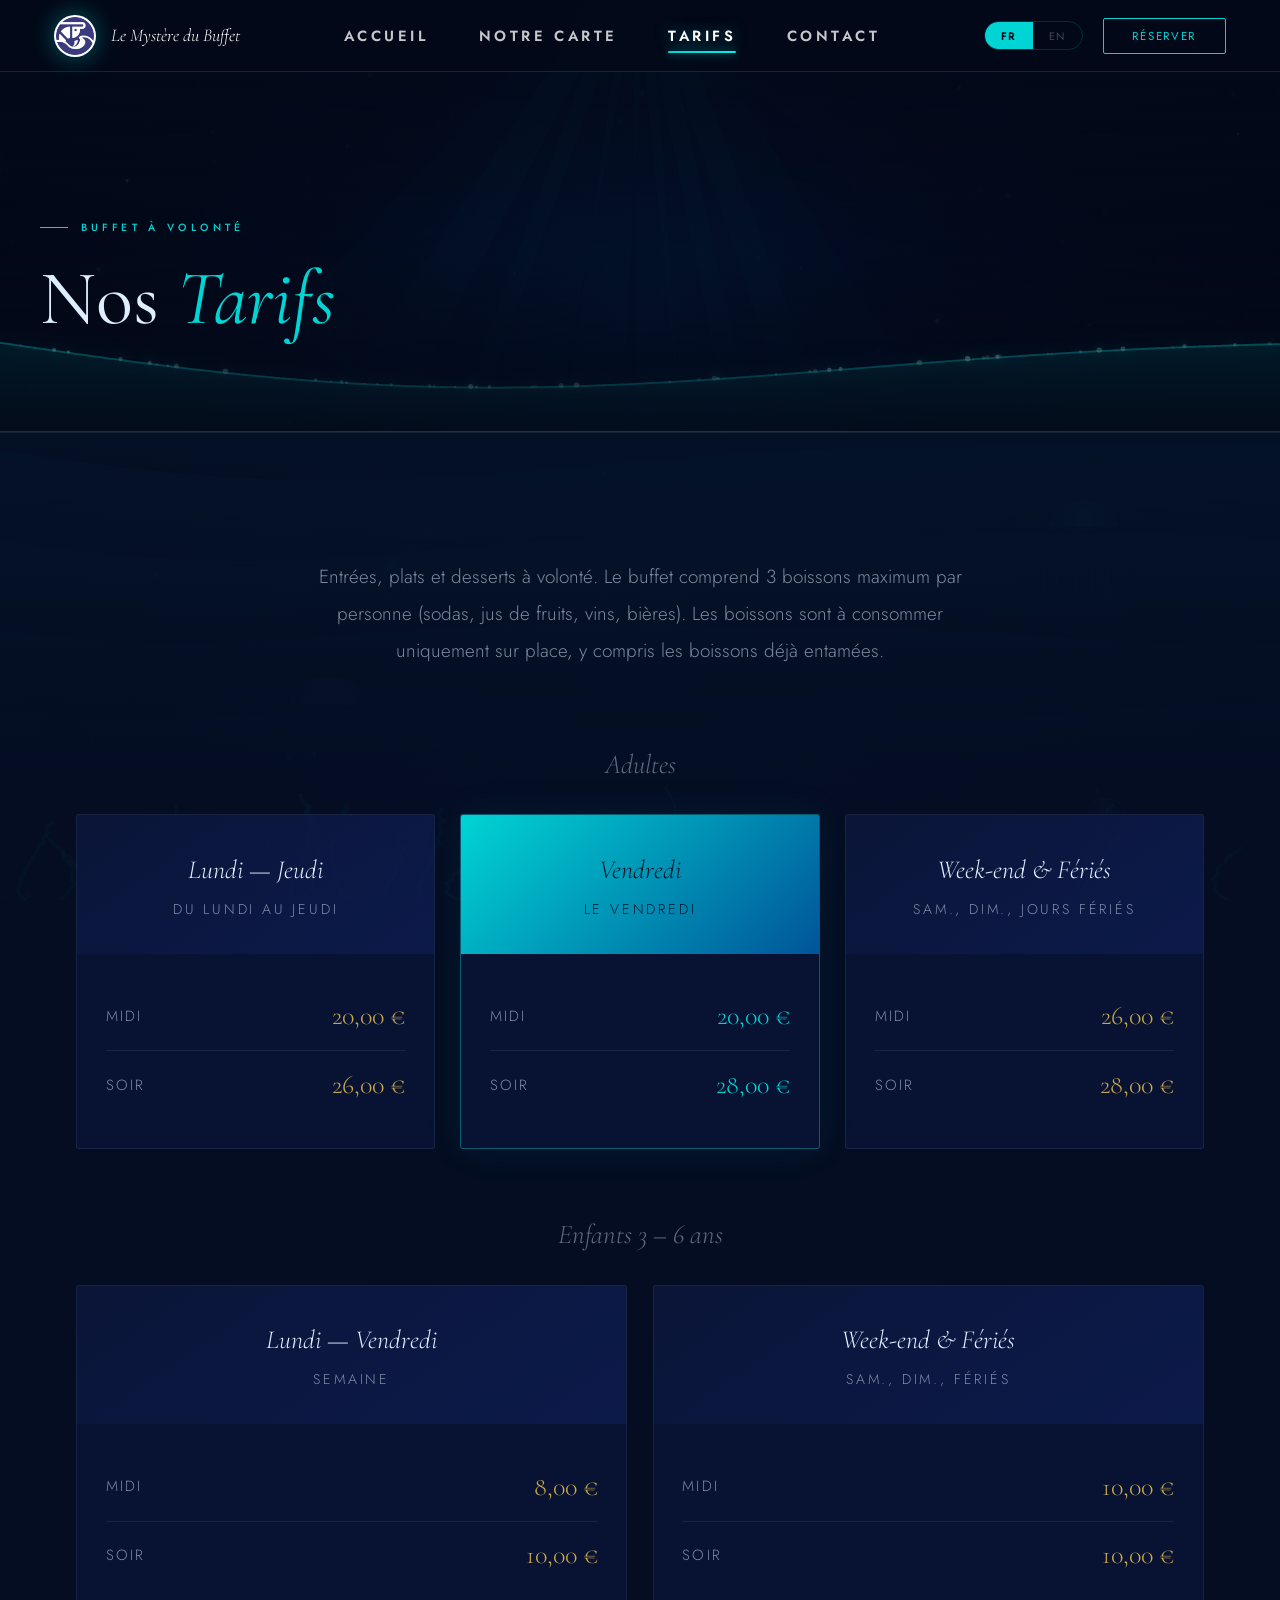
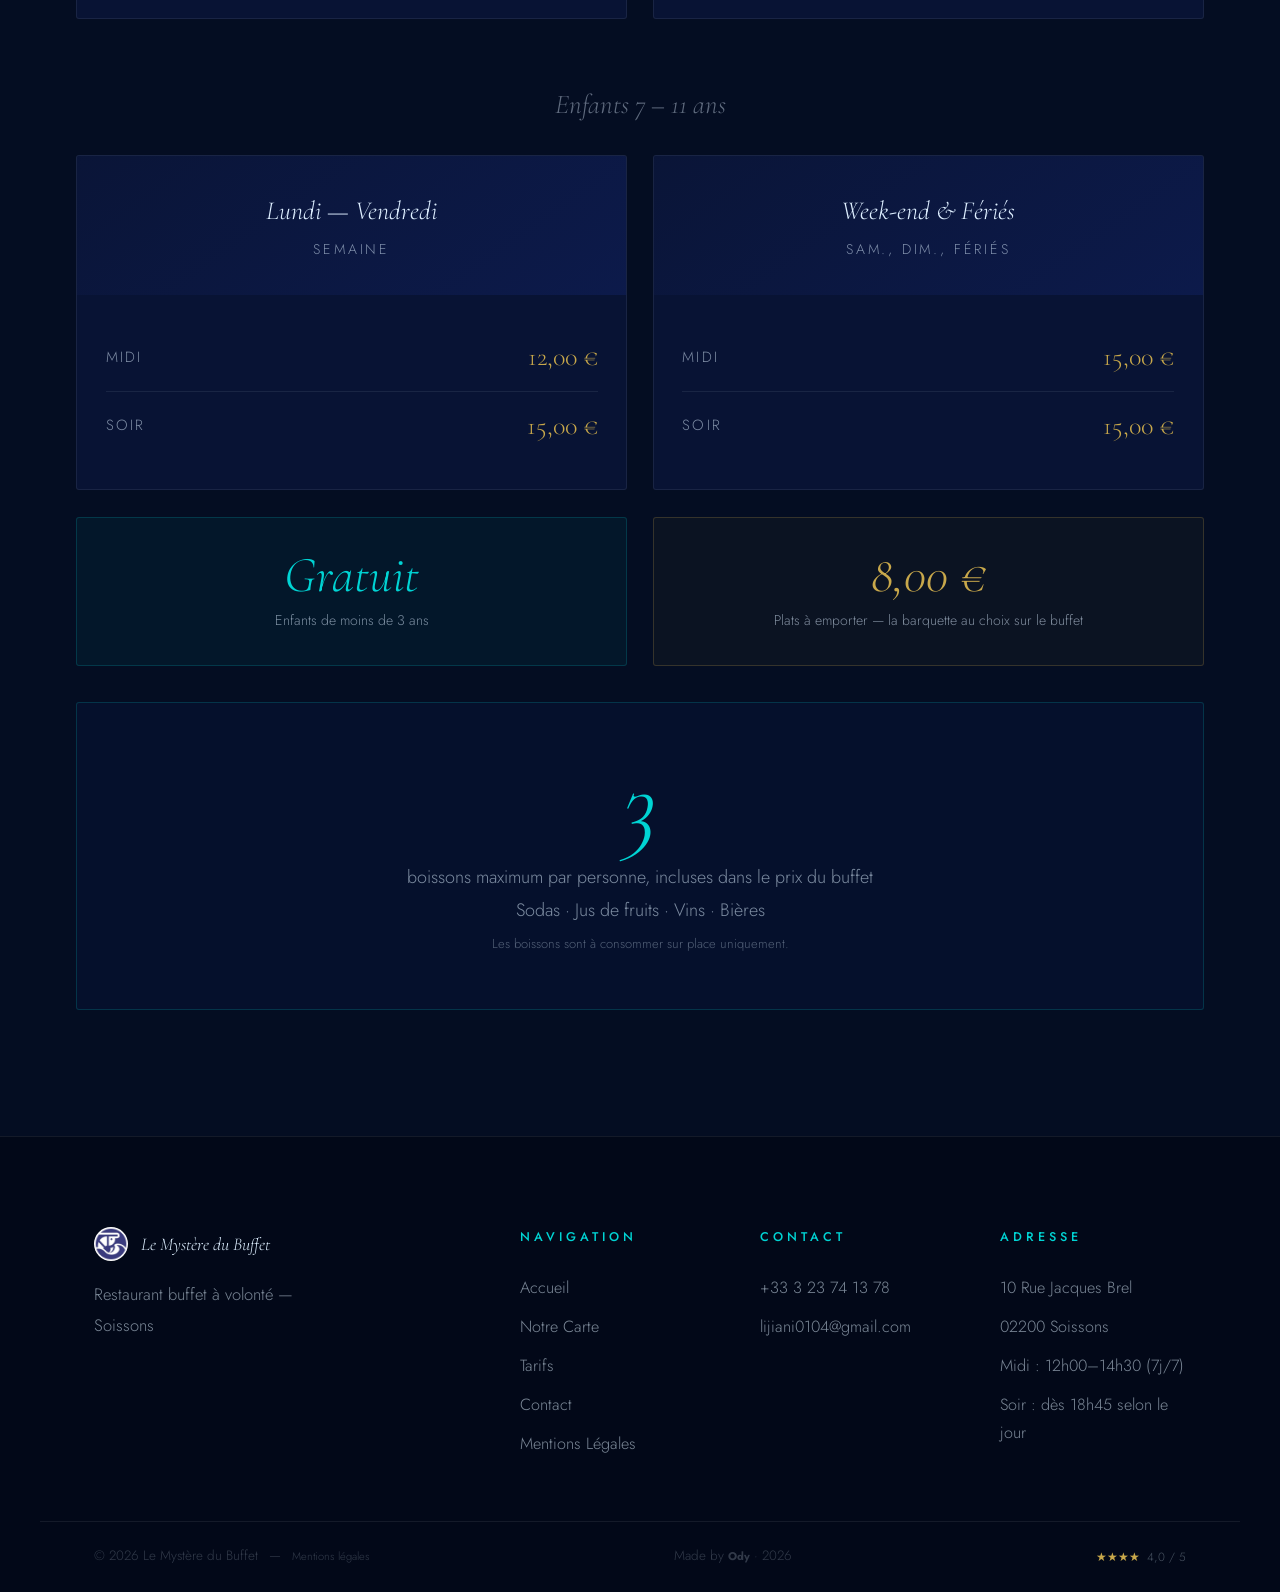
<file: pages/tarifs.html>
<!DOCTYPE html>
<html lang="fr">
<head>
  <meta charset="UTF-8">
  <meta name="viewport" content="width=device-width, initial-scale=1.0">
  <title>Tarifs &mdash; Le Myst&egrave;re du Buffet</title>
  <!-- Favicon -->
  <link rel="icon" type="image/x-icon" href="../assets/images/favicon.ico">
  <link rel="icon" type="image/png" sizes="192x192" href="../assets/images/icon-192.png">
  <link rel="apple-touch-icon" href="../assets/images/icon-192.png">
  <!-- Open Graph -->
  <meta property="og:type" content="restaurant">
  <meta property="og:title" content="Tarifs — Le Mystère du Buffet">
  <meta property="og:description" content="Tarifs buffet à volonté. Adultes dès 20€, enfants 3-6 ans dès 8€, enfants 7-11 ans dès 12€. Soissons.">
  <meta property="og:url" content="https://lemysteredubuffet.com/pages/tarifs.html">
  <meta property="og:image" content="https://lemysteredubuffet.com/assets/images/restaurant.jpg">
  <meta property="og:locale" content="fr_FR">
  <meta property="og:site_name" content="Le Mystère du Buffet">
  <!-- Twitter Card -->
  <meta name="twitter:card" content="summary_large_image">
  <meta name="twitter:title" content="Tarifs — Le Mystère du Buffet">
  <meta name="twitter:description" content="Tarifs buffet à volonté. Adultes dès 20€, enfants 3-6 ans dès 8€, enfants 7-11 ans dès 12€. Soissons.">
  <meta name="twitter:image" content="https://lemysteredubuffet.com/assets/images/restaurant.jpg">
  <!-- Schema.org Restaurant -->
  <script type="application/ld+json">
  {
    "@context": "https://schema.org",
    "@type": "Restaurant",
    "name": "Le Mystère du Buffet",
    "description": "Restaurant buffet à volonté à Soissons. Entrées, plats et desserts illimités.",
    "url": "https://lemysteredubuffet.com",
    "telephone": "+33323741378",
    "email": "lijiani0104@gmail.com",
    "address": {
      "@type": "PostalAddress",
      "streetAddress": "10 Rue Jacques Brel",
      "addressLocality": "Soissons",
      "postalCode": "02200",
      "addressCountry": "FR"
    },
    "geo": {
      "@type": "GeoCoordinates",
      "latitude": 49.3815,
      "longitude": 3.3223
    },
    "openingHoursSpecification": [
      {
        "@type": "OpeningHoursSpecification",
        "dayOfWeek": ["Monday","Tuesday","Wednesday","Thursday","Friday","Saturday","Sunday"],
        "opens": "12:00",
        "closes": "14:30"
      },
      {
        "@type": "OpeningHoursSpecification",
        "dayOfWeek": ["Monday","Tuesday","Wednesday","Thursday","Friday"],
        "opens": "19:30",
        "closes": "22:00"
      },
      {
        "@type": "OpeningHoursSpecification",
        "dayOfWeek": ["Saturday"],
        "opens": "18:45",
        "closes": "22:00"
      },
      {
        "@type": "OpeningHoursSpecification",
        "dayOfWeek": ["Sunday"],
        "opens": "19:00",
        "closes": "22:00"
      }
    ],
    "servesCuisine": "Buffet",
    "priceRange": "€20-€30",
    "aggregateRating": {
      "@type": "AggregateRating",
      "ratingValue": "4.0",
      "reviewCount": "1070"
    },
    "image": "https://lemysteredubuffet.com/assets/images/restaurant.jpg"
  }
  </script>
  <meta name="description" content="Tarifs du buffet &agrave; volont&eacute; au Myst&egrave;re du Buffet &agrave; Soissons. Adultes, enfants 3&ndash;6 ans, enfants 7&ndash;11 ans, plats &agrave; emporter.">
  <link rel="preconnect" href="https://fonts.googleapis.com">
  <link href="https://fonts.googleapis.com/css2?family=Cormorant+Garamond:ital,wght@0,300;0,400;0,600;1,300;1,400;1,600&family=Jost:wght@200;300;400;500;600&display=swap" rel="stylesheet">
  <link rel="stylesheet" href="../assets/css/style.css">
  <link rel="stylesheet" href="../assets/css/pages.css">
</head>
<body>
<canvas id="ocean" style="position:fixed;top:0;left:0;width:100%;height:100%;z-index:0;pointer-events:none"></canvas>
<nav class="nav solid" id="nav">
  <div class="nav-logo" onclick="window.location='../index.html'">
    <img src="../assets/images/logo.png" alt="Logo">
    <span class="nav-logo-name">Le Myst&egrave;re du Buffet</span>
  </div>
  <ul class="nav-links">
    <li><a class="nav-link" href="../index.html" data-fr="Accueil" data-en="Home">Accueil</a></li>
    <li><a class="nav-link" href="menu.html" data-fr="Notre Carte" data-en="Menu">Notre Carte</a></li>
    <li><a class="nav-link" href="tarifs.html" data-fr="Tarifs" data-en="Pricing">Tarifs</a></li>
    <li><a class="nav-link" href="contact.html" data-fr="Contact" data-en="Contact">Contact</a></li>
  </ul>
  <div class="nav-right">
    <div class="lang"><button class="lang-btn active" data-lang-btn="fr">FR</button><button class="lang-btn" data-lang-btn="en">EN</button></div>
    <button class="nav-resa" onclick="window.location='contact.html'" data-fr="R&eacute;server" data-en="Book">R&eacute;server</button>
    <button class="ham" id="ham" aria-label="Menu"><span></span><span></span><span></span></button>
  </div>
</nav>
<nav class="mnav" id="mnav">
  <button class="mclose" id="mclose">&#215;</button>
  <a href="../index.html" data-fr="Accueil" data-en="Home">Accueil</a>
  <a href="menu.html" data-fr="Notre Carte" data-en="Menu">Notre Carte</a>
  <a href="tarifs.html" data-fr="Tarifs" data-en="Pricing">Tarifs</a>
  <a href="contact.html" data-fr="Contact" data-en="Contact">Contact</a>
</nav>

<div class="page-hero">
  <div class="phi">
    <p class="lbl" data-fr="Buffet &agrave; Volont&eacute;" data-en="All-You-Can-Eat">Buffet &agrave; Volont&eacute;</p>
    <h1>Nos <em>Tarifs</em></h1>
  </div>
</div>

<section class="sec">
  <div class="wrap">
    <p class="tarifs-intro" data-reveal data-fr="Entr&eacute;es, plats et desserts &agrave; volont&eacute;. Le buffet comprend 3 boissons maximum par personne (sodas, jus de fruits, vins, bi&egrave;res). Les boissons sont &agrave; consommer uniquement sur place, y compris les boissons d&eacute;j&agrave; entam&eacute;es." data-en="Starters, mains and desserts unlimited. The buffet includes a maximum of 3 drinks per person (sodas, fruit juices, wines, beers). Drinks must be consumed on-site, including beverages already opened.">Entr&eacute;es, plats et desserts &agrave; volont&eacute;. Le buffet comprend 3 boissons maximum par personne (sodas, jus de fruits, vins, bi&egrave;res). Les boissons sont &agrave; consommer uniquement sur place, y compris les boissons d&eacute;j&agrave; entam&eacute;es.</p>

    <p class="tcat" data-reveal data-fr="Adultes" data-en="Adults">Adultes</p>
    <div class="tgrid" data-reveal>
      <div class="tc">
        <div class="tc-head"><div class="tc-who" data-fr="Lundi &mdash; Jeudi" data-en="Monday &mdash; Thursday">Lundi &mdash; Jeudi</div><div class="tc-when" data-fr="Du lundi au jeudi" data-en="Monday to Thursday">Du lundi au jeudi</div></div>
        <div class="tc-body">
          <div class="tc-row"><span class="tc-svc" data-fr="Midi" data-en="Lunch">Midi</span><span class="tc-price">20,00 &euro;</span></div>
          <div class="tc-row"><span class="tc-svc" data-fr="Soir" data-en="Dinner">Soir</span><span class="tc-price">26,00 &euro;</span></div>
        </div>
      </div>
      <div class="tc feat">
        <div class="tc-head"><div class="tc-who" data-fr="Vendredi" data-en="Friday">Vendredi</div><div class="tc-when" data-fr="Le vendredi" data-en="On Friday">Le vendredi</div></div>
        <div class="tc-body">
          <div class="tc-row"><span class="tc-svc" data-fr="Midi" data-en="Lunch">Midi</span><span class="tc-price">20,00 &euro;</span></div>
          <div class="tc-row"><span class="tc-svc" data-fr="Soir" data-en="Dinner">Soir</span><span class="tc-price">28,00 &euro;</span></div>
        </div>
      </div>
      <div class="tc">
        <div class="tc-head"><div class="tc-who" data-fr="Week-end &amp; F&eacute;ri&eacute;s" data-en="Weekend &amp; Holidays">Week-end &amp; F&eacute;ri&eacute;s</div><div class="tc-when" data-fr="Sam., dim., jours f&eacute;ri&eacute;s" data-en="Sat., sun., public holidays">Sam., dim., jours f&eacute;ri&eacute;s</div></div>
        <div class="tc-body">
          <div class="tc-row"><span class="tc-svc" data-fr="Midi" data-en="Lunch">Midi</span><span class="tc-price">26,00 &euro;</span></div>
          <div class="tc-row"><span class="tc-svc" data-fr="Soir" data-en="Dinner">Soir</span><span class="tc-price">28,00 &euro;</span></div>
        </div>
      </div>
    </div>

    <p class="tcat" data-reveal data-fr="Enfants 3 &ndash; 6 ans" data-en="Children 3 &ndash; 6 years">Enfants 3 &ndash; 6 ans</p>
    <div class="tgrid2" data-reveal>
      <div class="tc">
        <div class="tc-head"><div class="tc-who" data-fr="Lundi &mdash; Vendredi" data-en="Monday &mdash; Friday">Lundi &mdash; Vendredi</div><div class="tc-when" data-fr="Semaine" data-en="Weekdays">Semaine</div></div>
        <div class="tc-body">
          <div class="tc-row"><span class="tc-svc" data-fr="Midi" data-en="Lunch">Midi</span><span class="tc-price">8,00 &euro;</span></div>
          <div class="tc-row"><span class="tc-svc" data-fr="Soir" data-en="Dinner">Soir</span><span class="tc-price">10,00 &euro;</span></div>
        </div>
      </div>
      <div class="tc">
        <div class="tc-head"><div class="tc-who" data-fr="Week-end &amp; F&eacute;ri&eacute;s" data-en="Weekend &amp; Holidays">Week-end &amp; F&eacute;ri&eacute;s</div><div class="tc-when" data-fr="Sam., dim., f&eacute;ri&eacute;s" data-en="Sat., sun., holidays">Sam., dim., f&eacute;ri&eacute;s</div></div>
        <div class="tc-body">
          <div class="tc-row"><span class="tc-svc" data-fr="Midi" data-en="Lunch">Midi</span><span class="tc-price">10,00 &euro;</span></div>
          <div class="tc-row"><span class="tc-svc" data-fr="Soir" data-en="Dinner">Soir</span><span class="tc-price">10,00 &euro;</span></div>
        </div>
      </div>
    </div>

    <p class="tcat" data-reveal data-fr="Enfants 7 &ndash; 11 ans" data-en="Children 7 &ndash; 11 years">Enfants 7 &ndash; 11 ans</p>
    <div class="tgrid2" data-reveal>
      <div class="tc">
        <div class="tc-head"><div class="tc-who" data-fr="Lundi &mdash; Vendredi" data-en="Monday &mdash; Friday">Lundi &mdash; Vendredi</div><div class="tc-when" data-fr="Semaine" data-en="Weekdays">Semaine</div></div>
        <div class="tc-body">
          <div class="tc-row"><span class="tc-svc" data-fr="Midi" data-en="Lunch">Midi</span><span class="tc-price">12,00 &euro;</span></div>
          <div class="tc-row"><span class="tc-svc" data-fr="Soir" data-en="Dinner">Soir</span><span class="tc-price">15,00 &euro;</span></div>
        </div>
      </div>
      <div class="tc">
        <div class="tc-head"><div class="tc-who" data-fr="Week-end &amp; F&eacute;ri&eacute;s" data-en="Weekend &amp; Holidays">Week-end &amp; F&eacute;ri&eacute;s</div><div class="tc-when" data-fr="Sam., dim., f&eacute;ri&eacute;s" data-en="Sat., sun., holidays">Sam., dim., f&eacute;ri&eacute;s</div></div>
        <div class="tc-body">
          <div class="tc-row"><span class="tc-svc" data-fr="Midi" data-en="Lunch">Midi</span><span class="tc-price">15,00 &euro;</span></div>
          <div class="tc-row"><span class="tc-svc" data-fr="Soir" data-en="Dinner">Soir</span><span class="tc-price">15,00 &euro;</span></div>
        </div>
      </div>
    </div>

    <div class="extras" data-reveal>
      <div class="extra"><div class="extra-n" data-fr="Gratuit" data-en="Free">Gratuit</div><p data-fr="Enfants de moins de 3 ans" data-en="Children under 3 years old">Enfants de moins de 3 ans</p></div>
      <div class="extra gx"><div class="extra-n g">8,00 &euro;</div><p data-fr="Plats &agrave; emporter &mdash; la barquette au choix sur le buffet" data-en="Takeaway &mdash; one tray of your choice from the buffet">Plats &agrave; emporter<br>La barquette au choix sur le buffet</p></div>
    </div>

    <div class="drinks-rule" data-reveal>
      <div class="dr-n">3</div>
      <div class="dr-t" data-fr="boissons maximum par personne, incluses dans le prix du buffet<br>Sodas &middot; Jus de fruits &middot; Vins &middot; Bi&egrave;res<br><small style='font-size:.72rem;opacity:.65'>Les boissons sont &agrave; consommer sur place uniquement.</small>" data-en="maximum drinks per person, included in the buffet price<br>Sodas &middot; Fruit juices &middot; Wines &middot; Beers<br><small style='font-size:.72rem;opacity:.65'>Drinks must be consumed on-site only.</small>">boissons maximum par personne, incluses dans le prix du buffet<br>Sodas &middot; Jus de fruits &middot; Vins &middot; Bi&egrave;res<br><small style="font-size:.72rem;opacity:.65">Les boissons sont &agrave; consommer sur place uniquement.</small></div>
    </div>
  </div>
</section>

<footer>
  <div class="footer-grid">
    <div class="footer-brand">
      <div class="logo-row"><img src="../assets/images/logo.png" alt="Logo"><span>Le Myst&egrave;re du Buffet</span></div>
      <p>Restaurant buffet &agrave; volont&eacute; &mdash; Soissons</p>
    </div>
    <div class="fcol">
      <h5 data-fr="Navigation" data-en="Navigation">Navigation</h5>
      <ul>
        <li><a href="../index.html" data-fr="Accueil" data-en="Home">Accueil</a></li>
        <li><a href="menu.html" data-fr="Notre Carte" data-en="Our Menu">Notre Carte</a></li>
        <li><a href="tarifs.html" data-fr="Tarifs" data-en="Pricing">Tarifs</a></li>
        <li><a href="contact.html" data-fr="Contact" data-en="Contact">Contact</a></li>
        <li><a href="mentions-legales.html" data-fr="Mentions L&eacute;gales" data-en="Legal Notice">Mentions L&eacute;gales</a></li>
      </ul>
    </div>
    <div class="fcol">
      <h5>Contact</h5>
      <ul>
        <li><a href="tel:+33323741378">+33 3 23 74 13 78</a></li>
        <li><a href="mailto:lijiani0104@gmail.com">lijiani0104@gmail.com</a></li>
      </ul>
    </div>
    <div class="fcol">
      <h5 data-fr="Adresse" data-en="Address">Adresse</h5>
      <ul>
        <li><span>10 Rue Jacques Brel</span></li>
        <li><span>02200 Soissons</span></li>
        <li><span data-fr="Midi : 12h00&ndash;14h30 (7j/7)" data-en="Lunch: 12:00&ndash;2:30pm (7d/7)">Midi : 12h00&ndash;14h30 (7j/7)</span></li>
        <li><span data-fr="Soir : d&#232;s 18h45 selon le jour" data-en="Dinner: from 6:45pm depending on day">Soir : d&#232;s 18h45 selon le jour</span></li>
      </ul>
    </div>
  </div>
  <div class="footer-bottom">
    <p>&copy; 2026 Le Myst&egrave;re du Buffet &ensp;&mdash;&ensp; <a href="mentions-legales.html" data-fr="Mentions l&eacute;gales" data-en="Legal notice">Mentions l&eacute;gales</a></p>
    <p>Made by <a href="https://odyssey.ad/partners" target="_blank" rel="noopener"><strong>Ody</strong></a> &middot; 2026</p>
    <div class="footer-rating"><span class="stars">&#9733;&#9733;&#9733;&#9733;</span><span>4,0 / 5</span></div>
  </div>
</footer>
<script src="../assets/js/ocean.js"></script>
<script src="../assets/js/main.js"></script>
<script src="../assets/js/extras.js"></script>
</body>
</html>
</file>
<file: assets/css/style.css>
@import url('https://fonts.googleapis.com/css2?family=Cormorant+Garamond:ital,wght@0,300;0,400;0,600;1,300;1,400;1,600&family=Jost:wght@200;300;400;500;600&display=swap');

*, *::before, *::after { margin:0; padding:0; box-sizing:border-box; }

:root {
  --bg:      #030918;
  --bg2:     #050e24;
  --bg3:     #081230;
  --navy:    #0c1a42;
  --ocean:   #10205e;
  --teal:    #00d4d4;
  --teal2:   #00f0f0;
  --gold:    #c8a84b;
  --white:   #ddeeff;
  --dim:     rgba(221,238,255,0.55);
  --dim2:    rgba(221,238,255,0.28);
  --border:  rgba(0,212,212,0.18);
  --border2: rgba(221,238,255,0.08);
  --glass:   rgba(5,14,36,0.72);
  --glass2:  rgba(3,9,24,0.94);
  --fd: 'Cormorant Garamond', serif;
  --fb: 'Jost', sans-serif;
  --mw: 1200px;
  --ease: cubic-bezier(.4,0,.2,1);
}

html { scroll-behavior:smooth; font-size:18px; }
body {
  background: var(--bg);
  color: var(--white);
  font-family: var(--fb);
  font-weight: 300;
  line-height: 1.7;
  overflow-x: hidden;
}
::-webkit-scrollbar { width:4px; }
::-webkit-scrollbar-track { background:var(--bg); }
::-webkit-scrollbar-thumb { background:var(--teal); border-radius:2px; }
::selection { background:var(--teal); color:var(--bg); }

h1,h2,h3,h4 { font-family:var(--fd); font-weight:400; line-height:1.1; }
em { font-style:italic; color:var(--teal); }
a { text-decoration:none; color:inherit; transition:color .3s var(--ease); }
a:hover { color:var(--teal); }
img { max-width:100%; display:block; }
.wrap { max-width:var(--mw); margin:0 auto; padding:0 2rem; }

/* REVEAL */
[data-reveal] {
  opacity:0;
  transform:translateY(24px);
  transition:opacity .75s var(--ease), transform .75s var(--ease);
}
[data-reveal].revealed { opacity:1; transform:translateY(0); }

/* LABEL */
.lbl {
  display:flex; align-items:center; gap:.7rem;
  font-family:var(--fb); font-size:.58rem; font-weight:500;
  letter-spacing:.42em; text-transform:uppercase; color:var(--teal);
  margin-bottom:1.1rem;
}
.lbl::before { content:''; width:28px; height:1px; background:var(--teal); flex-shrink:0; }

/* BUTTONS */
.btn {
  display:inline-flex; align-items:center; justify-content:center;
  padding:.9rem 2.5rem;
  font-family:var(--fb); font-size:.68rem; font-weight:500;
  letter-spacing:.22em; text-transform:uppercase;
  border:none; cursor:pointer; border-radius:2px;
  transition:all .32s var(--ease); white-space:nowrap;
}
.btn-t { background:var(--teal); color:var(--bg); font-weight:600; }
.btn-t:hover { background:var(--teal2); transform:translateY(-2px); box-shadow:0 10px 32px rgba(0,212,212,.32); color:var(--bg); }
.btn-o { background:transparent; color:var(--white); border:1px solid rgba(221,238,255,.28); }
.btn-o:hover { border-color:rgba(221,238,255,.7); transform:translateY(-2px); }

/* NAV */
.nav {
  position:fixed; top:0; left:0; right:0; z-index:300;
  height:72px; display:flex; align-items:center;
  justify-content:space-between; padding:0 3rem;
  transition:background .4s var(--ease), border-color .4s;
  border-bottom:1px solid transparent;
}
.nav.scrolled, .nav.solid {
  background:rgba(3,9,24,.94);
  backdrop-filter:blur(24px);
  border-color:var(--border);
}
.nav-logo { display:flex; align-items:center; gap:.85rem; cursor:pointer; flex-shrink:0; }
.nav-logo img { width:42px; height:42px; border-radius:50%; filter:drop-shadow(0 0 12px rgba(0,212,212,.4)); }
.nav-logo-name { font-family:var(--fd); font-size:1rem; font-style:italic; white-space:nowrap; color:#fff; }
.nav-links { display:flex; list-style:none; gap:2.8rem; }
.nav-link {
  font-family:var(--fb);
  font-size:.82rem;
  font-weight:600;
  letter-spacing:.24em;
  text-transform:uppercase;
  color:rgba(255,255,255,0.78);
  position:relative;
  padding-bottom:6px;
  transition:color .25s, text-shadow .25s;
}
.nav-link::after {
  content:''; position:absolute; bottom:0; left:0;
  width:0; height:2px;
  background:linear-gradient(to right, var(--teal), var(--teal2));
  border-radius:2px;
  box-shadow:0 0 10px rgba(0,212,212,.8);
  transition:width .32s var(--ease);
}
.nav-link:hover {
  color:#fff;
  text-shadow:0 0 18px rgba(255,255,255,.35);
}
.nav-link:hover::after, .nav-link.active::after { width:100%; }
.nav-link.active {
  color:#fff;
  text-shadow:0 0 14px rgba(0,212,212,.5);
}
.nav-right { display:flex; align-items:center; gap:1.1rem; flex-shrink:0; }
.lang { display:flex; border:1px solid var(--border); border-radius:20px; overflow:hidden; }
.lang-btn {
  padding:.3rem .9rem; font-size:.6rem; letter-spacing:.12em; text-transform:uppercase;
  background:transparent; color:var(--dim2); border:none; cursor:pointer;
  font-family:var(--fb); transition:all .22s;
}
.lang-btn.active { background:var(--teal); color:var(--bg); font-weight:600; }
.nav-resa {
  padding:.5rem 1.6rem; background:transparent; border:1px solid var(--teal);
  color:var(--teal); font-family:var(--fb); font-size:.64rem; letter-spacing:.15em;
  text-transform:uppercase; cursor:pointer; border-radius:2px; transition:all .28s; white-space:nowrap;
}
.nav-resa:hover { background:var(--teal); color:var(--bg); }
.ham { display:none; flex-direction:column; gap:5px; cursor:pointer; padding:5px; border:none; background:none; }
.ham span { width:24px; height:2px; background:var(--white); border-radius:2px; display:block; transition:all .32s var(--ease); }
.ham.active span:nth-child(1) { transform:translateY(7px) rotate(45deg); }
.ham.active span:nth-child(2) { opacity:0; transform:scaleX(0); }
.ham.active span:nth-child(3) { transform:translateY(-7px) rotate(-45deg); }

/* MOBILE NAV */
.mnav {
  position:fixed; inset:0; z-index:290;
  background:rgba(3,9,24,.97); backdrop-filter:blur(28px);
  display:flex; flex-direction:column; align-items:center; justify-content:center; gap:2.8rem;
  transform:translateX(100%); transition:transform .44s cubic-bezier(.7,0,.3,1);
}
.mnav.open { transform:translateX(0); }
.mnav a { font-family:var(--fd); font-size:2.5rem; font-style:italic; color:var(--white); transition:color .2s; }
.mnav a:hover { color:var(--teal); }
.mclose { position:absolute; top:1.5rem; right:2rem; background:none; border:none; color:var(--dim2); font-size:1.8rem; cursor:pointer; }

/* FORMS */
.fg { display:flex; flex-direction:column; gap:.44rem; }
label { font-size:.75rem; letter-spacing:.2em; text-transform:uppercase; color:var(--dim2); font-family:var(--fb); }
input, select, textarea {
  background:rgba(221,238,255,.04); border:1px solid var(--border2);
  border-radius:2px; padding:.84rem 1rem; color:var(--white);
  font-family:var(--fb); font-size:.86rem; font-weight:300;
  outline:none; transition:border-color .3s, background .3s;
  width:100%; -webkit-appearance:none;
}
input:focus, select:focus, textarea:focus {
  border-color:rgba(0,212,212,.44); background:rgba(0,212,212,.03);
}
input::placeholder, textarea::placeholder { color:rgba(221,238,255,.16); }
select option { background:var(--bg2); color:var(--white); }
textarea { resize:vertical; min-height:110px; }

/* FOOTER */
footer {
  background:rgba(3,9,24,.96);
  border-top:1px solid var(--border2);
  position:relative; z-index:2;
}
.footer-grid {
  display:grid; grid-template-columns:2fr 1fr 1fr 1fr;
  gap:3rem; padding:5rem 3rem 3.5rem; max-width:var(--mw); margin:0 auto;
}
.footer-brand .logo-row { display:flex; align-items:center; gap:.7rem; margin-bottom:1rem; }
.footer-brand .logo-row img { width:34px; height:34px; border-radius:50%; }
.footer-brand .logo-row span { font-family:var(--fd); font-size:1rem; font-style:italic; }
.footer-brand p { font-size:.92rem; color:var(--dim); line-height:1.88; max-width:240px; }
.fcol h5 { font-family:var(--fb); font-size:.7rem; letter-spacing:.32em; text-transform:uppercase; color:var(--teal); margin-bottom:1.4rem; font-weight:500; }
.fcol ul { list-style:none; display:flex; flex-direction:column; gap:.65rem; }
.fcol ul li, .fcol ul li a { font-size:.9rem; color:var(--dim); transition:color .2s; }
.fcol ul li a:hover { color:var(--teal); }
.footer-bottom {
  max-width:var(--mw); margin:0 auto; padding:1.3rem 3rem;
  border-top:1px solid var(--border2);
  display:flex; justify-content:space-between; align-items:center; flex-wrap:wrap; gap:.8rem;
}
.footer-bottom p { font-size:.75rem; color:rgba(221,238,255,.22); }
.footer-bottom a { font-size:.62rem; color:rgba(221,238,255,.22); }
.footer-bottom a:hover { color:var(--teal); }
.footer-rating { display:flex; align-items:center; gap:.4rem; font-size:.66rem; color:rgba(221,238,255,.32); }
.stars { color:var(--gold); }

/* RESPONSIVE */
@media (max-width:1100px) {
  .footer-grid { grid-template-columns:1fr 1fr; gap:2.5rem; padding:4rem 2rem 3rem; }
  .footer-bottom { padding:1.2rem 2rem; }
  .nav { padding:0 2rem; }
}
@media (max-width:768px) {
  .nav { padding:0 1.2rem; height:64px; }
  .nav-links, .nav-resa { display:none; }
  .ham { display:flex; }
  .footer-grid { grid-template-columns:1fr 1fr; padding:3rem 1.5rem 2rem; gap:2rem; }
  .footer-bottom { flex-direction:column; text-align:center; gap:.5rem; padding:1rem 1.5rem; }
}
@media (max-width:520px) {
  .footer-grid { grid-template-columns:1fr; }
  .btn { padding:.85rem 2rem; font-size:.64rem; }
}
</file>
<file: assets/css/pages.css>
/* ───────────────────────────────────────
   PAGE HERO
─────────────────────────────────────── */
.page-hero {
  margin-top: 72px; min-height: 40vh;
  display: flex; align-items: flex-end;
  padding: 2rem 2rem 5rem;
  position: relative; overflow: hidden;
  border-bottom: 1px solid var(--border2);
}
.page-hero::before {
  content: ''; position: absolute; inset: 0;
  background: linear-gradient(180deg,
    rgba(3,9,24,.6) 0%, rgba(3,9,24,.15) 50%, rgba(3,9,24,.88) 100%);
}
.phi { position: relative; z-index: 1; max-width: var(--mw); margin: 0 auto; width: 100%; }
.phi h1 { font-size: clamp(2.6rem, 6vw, 4.8rem); }

/* ───────────────────────────────────────
   SECTIONS
─────────────────────────────────────── */
.sec {
  padding: 7rem 2rem; position: relative; z-index: 1;
  background: rgba(5,14,36,0.88);
  border-top: 1px solid var(--border2);
}
.sec-alt {
  padding: 7rem 2rem; position: relative; z-index: 1;
  background: rgba(3,9,24,0.85);
  border-top: 1px solid var(--border2);
}
.sec-title { font-size: clamp(2rem, 4vw, 3.2rem); margin-bottom: 1.5rem; }

/* ───────────────────────────────────────
   MENU TABS
─────────────────────────────────────── */
.tabs-bar {
  display: flex; border-bottom: 1px solid var(--border2);
  margin-bottom: 3rem; overflow-x: auto; scrollbar-width: none;
  -webkit-overflow-scrolling: touch;
}
.tabs-bar::-webkit-scrollbar { display: none; }
.tab-btn {
  padding: 1.1rem 2rem; background: none; border: none;
  border-bottom: 2px solid transparent; color: rgba(221,238,255,.75);
  font-family: var(--fb); font-size: .78rem; letter-spacing: .18em; font-weight:500;
  text-transform: uppercase; cursor: pointer; white-space: nowrap;
  transition: all .28s; margin-bottom: -1px; flex-shrink: 0;
}
.tab-btn.active { color: var(--teal); border-bottom-color: var(--teal); }
.tab-btn:hover:not(.active) { color: var(--white); }
[data-tab-panel] { display: none; }
[data-tab-panel].active { display: block; animation: fadePanel .32s ease; }
@keyframes fadePanel { from{opacity:0;transform:translateY(7px)} to{opacity:1;transform:translateY(0)} }

.menu-cat {
  font-family: var(--fd); font-style: italic; font-size: 2.2rem; color: rgba(221,238,255,.85);
  margin-bottom: 1.8rem; padding-bottom: .75rem; border-bottom: 1px solid var(--border2);
}
.menu-cat + .menu-cat { margin-top: 3rem; }

/* ───────────────────────────────────────
   DRINKS GRID
─────────────────────────────────────── */
.drinks { display: grid; grid-template-columns: repeat(auto-fill, minmax(280px,1fr)); gap: 1.1rem; }
.dc {
  background: rgba(13,29,74,.45); border: 1px solid var(--border2);
  padding: 1.5rem 1.8rem; border-radius: 3px;
  transition: all .28s var(--ease); position: relative; overflow: hidden;
}
.dc::before {
  content: ''; position: absolute; top:0; left:0; right:0; height:1px;
  background: linear-gradient(to right, var(--teal), transparent);
  transform: scaleX(0); transform-origin: left; transition: transform .38s var(--ease);
}
.dc:hover { border-color: rgba(0,212,212,.2); transform: translateY(-3px); }
.dc:hover::before { transform: scaleX(1); }
.dc-row { display: flex; justify-content: space-between; align-items: baseline; gap: .8rem; }
.dc-name { font-size: 1.1rem; font-weight: 500; color: #ffffff; flex: 1; min-width: 0; }
.dc-vol { font-size: .82rem; color: var(--dim2); margin-left: .4rem; white-space: nowrap; }
.dc-price { font-family: var(--fd); font-size: 1.5rem; color: var(--gold); flex-shrink: 0; }
.dc-note { font-size: .72rem; color: rgba(221,238,255,.36); margin-top: .45rem; font-style: italic; line-height: 1.5; }

/* ───────────────────────────────────────
   COCKTAIL HERO
─────────────────────────────────────── */
.ck-hero {
  display: flex; align-items: center; gap: 2.5rem;
  margin-bottom: 2.8rem; padding: 2rem 2.5rem;
  background: rgba(0,212,212,.04); border: 1px solid var(--border); border-radius: 3px;
  flex-wrap: wrap;
}
.ck-price { font-family: var(--fd); font-size: 4.5rem; font-style: italic; color: var(--teal); line-height: 1; white-space: nowrap; }
.ck-price.gold { color: var(--gold); }
.ck-hero-info { flex: 1; min-width: 200px; }
.ck-hero-info .lbl { margin-bottom: .4rem; }
.ck-hero-info p { font-size: .92rem; color: var(--dim); line-height: 1.75; }
.ck-al { font-size: .68rem; color: rgba(200,168,75,.65); margin-top: .4rem; font-style: italic; }

/* ───────────────────────────────────────
   COCKTAIL GRID
─────────────────────────────────────── */
.cks { display: grid; grid-template-columns: repeat(auto-fill, minmax(248px,1fr)); gap: 1.1rem; }
.ck {
  background: rgba(13,29,74,.42); border: 1px solid var(--border2);
  padding: 1.5rem 1.6rem; border-radius: 3px; transition: all .3s var(--ease);
}
.ck:hover { border-color: rgba(0,212,212,.22); transform: translateY(-4px); box-shadow: 0 14px 36px rgba(0,0,0,.35); }
.ck h4 { font-family: var(--fb); font-size: 1rem; font-weight: 700; letter-spacing: .14em; text-transform: uppercase; color: var(--teal); margin-bottom: .65rem; }
.ck h4.g { color: var(--gold); }
.ck p { font-size: 1rem; color: var(--dim); line-height: 1.75; }
.ck .al { font-size: .68rem; color: rgba(200,168,75,.65); margin-top: .45rem; font-style: italic; }

/* ───────────────────────────────────────
   TARIFS
─────────────────────────────────────── */
.tarifs-intro { text-align: center; max-width: 680px; margin: 0 auto 4rem; font-size: 1.05rem; color: var(--dim); line-height: 1.95; }
.tcat { font-family: var(--fd); font-style: italic; font-size: 1.5rem; color: rgba(221,238,255,.42); text-align: center; margin: 3.5rem 0 1.5rem; }
.tcat:first-of-type { margin-top: 0; }
.tgrid { display: grid; grid-template-columns: repeat(3,1fr); gap: 1.4rem; margin-bottom: 1.4rem; }
.tgrid2 { display: grid; grid-template-columns: 1fr 1fr; gap: 1.4rem; margin-bottom: 1.4rem; }
.tc {
  background: rgba(13,29,74,.48); border: 1px solid var(--border2);
  border-radius: 3px; overflow: hidden; transition: transform .3s var(--ease);
}
.tc.feat { border-color: rgba(0,212,212,.38); box-shadow: 0 0 40px rgba(0,212,212,.07); }
.tc:hover { transform: translateY(-4px); }
.tc-head { padding: 1.8rem; text-align: center; background: linear-gradient(145deg, rgba(10,21,56,.9), rgba(16,32,94,.55)); }
.tc.feat .tc-head { background: linear-gradient(135deg, var(--teal), #005599); }
.tc.feat .tc-who, .tc.feat .tc-when { color: rgba(3,9,24,.9); }
.tc-who { font-family: var(--fd); font-size: 1.45rem; font-style: italic; }
.tc-when { font-size: .78rem; letter-spacing: .2em; text-transform: uppercase; color: var(--dim); margin-top: .3rem; }
.tc-body { padding: 1.6rem; }
.tc-row { display: flex; justify-content: space-between; align-items: center; padding: .65rem 0; border-bottom: 1px solid var(--border2); }
.tc-row:last-child { border-bottom: none; }
.tc-svc { font-size: .82rem; letter-spacing: .14em; text-transform: uppercase; color: var(--dim); }
.tc-price { font-family: var(--fd); font-size: 1.45rem; color: var(--gold); }
.tc.feat .tc-price { color: var(--teal); }

.extras { display: grid; grid-template-columns: 1fr 1fr; gap: 1.4rem; margin-top: 1.5rem; }
.extra { background: rgba(0,212,212,.05); border: 1px solid var(--border); border-radius: 3px; padding: 1.8rem 2rem; text-align: center; }
.extra.gx { border-color: rgba(200,168,75,.22); background: rgba(200,168,75,.04); }
.extra-n { font-family: var(--fd); font-size: 2.8rem; font-style: italic; color: var(--teal); line-height: 1; }
.extra-n.g { color: var(--gold); }
.extra p { font-size: .78rem; color: var(--dim); margin-top: .5rem; line-height: 1.65; }

.drinks-rule { text-align: center; border: 1px solid var(--border); border-radius: 3px; padding: 2.8rem 2rem; background: rgba(13,29,74,.28); margin-top: 2rem; }
.dr-n { font-family: var(--fd); font-size: 5.5rem; font-style: italic; color: var(--teal); line-height: 1; }
.dr-t { font-size: 1rem; color: var(--dim); margin-top: .5rem; line-height: 1.8; }

/* ───────────────────────────────────────
   CONTACT
─────────────────────────────────────── */
.cgrid { display: grid; grid-template-columns: 1fr 1.55fr; gap: 5rem; align-items: start; }
.cinfo-text { font-size: 1.05rem; color: var(--dim); line-height: 1.95; margin-bottom: 2.2rem; }
.clist { display: flex; flex-direction: column; }
.citem { display: flex; align-items: flex-start; gap: .9rem; padding: .9rem 0; border-bottom: 1px solid var(--border2); }
.citem:last-child { border-bottom: none; }
.cico { flex-shrink: 0; width: 17px; height: 17px; margin-top: .12rem; }
.cico svg { width:100%; height:100%; fill:none; stroke:var(--teal); stroke-width:1.7; stroke-linecap:round; stroke-linejoin:round; }
.citem-txt { font-size: 1rem; color: var(--dim); line-height: 1.65; min-width: 0; }
.citem-txt strong { color: var(--white); display: block; font-size: .75rem; letter-spacing: .15em; text-transform: uppercase; margin-bottom: .18rem; font-family: var(--fb); font-weight: 500; }
.citem-txt a { color: var(--dim); word-break: break-all; }
.citem-txt a:hover { color: var(--teal); }

.cform {
  background: rgba(5,14,36,0.82); backdrop-filter: blur(16px);
  border: 1px solid var(--border2); border-radius: 3px; padding: 2.8rem;
}
.fg2 { display: grid; grid-template-columns: 1fr 1fr; gap: 1.2rem; }
.fg.full { grid-column: 1/-1; }
.f-submit {
  width: 100%; padding: 1.05rem; background: var(--teal); color: var(--bg);
  font-family: var(--fb); font-size: .73rem; font-weight: 700; letter-spacing: .24em;
  text-transform: uppercase; border: none; cursor: pointer; border-radius: 2px;
  transition: all .3s var(--ease); margin-top: .6rem;
}
.f-submit:hover { background: var(--teal2); transform: translateY(-2px); box-shadow: 0 8px 28px rgba(0,212,212,.24); }
.f-note { font-size: .62rem; color: rgba(221,238,255,.25); text-align: center; margin-top: .8rem; line-height: 1.7; }

.map-wrap { width: 100%; height: 400px; overflow: hidden; border-top: 1px solid var(--border2); }
.map-wrap iframe { width: 100%; height: 100%; border: 0; filter: saturate(0.5) brightness(0.8); }

/* ───────────────────────────────────────
   LEGAL
─────────────────────────────────────── */
.legal { max-width: 780px; margin: 0 auto; padding: 6rem 2rem; position: relative; z-index: 1; }
.legal h2 { font-size: 1.7rem; margin: 3rem 0 .8rem; }
.legal h2:first-of-type { margin-top: 0; }
.legal p, .legal li { font-size: .87rem; color: var(--dim); line-height: 1.92; margin-bottom: .75rem; }
.legal ul { padding-left: 1.5rem; margin-bottom: .75rem; }
.legal a { color: var(--teal); }
.legal a:hover { text-decoration: underline; }
.ld { width: 36px; height: 1px; background: var(--teal); margin: .8rem 0 1.8rem; }

/* ───────────────────────────────────────
   RESPONSIVE — TABLET
─────────────────────────────────────── */
@media (max-width: 1100px) {
  .tgrid { grid-template-columns: 1fr 1fr; }
  .cgrid { grid-template-columns: 1fr; gap: 3rem; }
}

/* ───────────────────────────────────────
   RESPONSIVE — MOBILE
─────────────────────────────────────── */
@media (max-width: 768px) {
  .sec, .sec-alt { padding: 4rem 1.2rem; }
  .page-hero { min-height: 28vh; padding: 1.5rem 1.2rem 3rem; margin-top: 64px; }
  .phi h1 { font-size: clamp(2rem, 9vw, 3.2rem); }

  /* menu */
  .tabs-bar { margin-bottom: 2rem; }
  .tab-btn { padding: .85rem 1.1rem; font-size: .58rem; letter-spacing: .12em; }
  .drinks { grid-template-columns: 1fr; }
  .cks { grid-template-columns: 1fr; }
  .ck-hero { flex-direction: column; gap: 1.2rem; text-align: center; padding: 1.5rem; }
  .ck-price { font-size: 3rem; }
  .menu-cat { font-size: 1.3rem; }

  /* tarifs */
  .tgrid { grid-template-columns: 1fr; }
  .tgrid2 { grid-template-columns: 1fr; }
  .extras { grid-template-columns: 1fr; }
  .tarifs-intro { font-size: .84rem; }
  .drinks-rule { padding: 2rem 1.2rem; }
  .dr-n { font-size: 4rem; }

  /* contact */
  .cform { padding: 2rem 1.5rem; }
  .fg2 { grid-template-columns: 1fr; }
  .fg.full { grid-column: 1; }
  .map-wrap { height: 300px; }

  /* legal */
  .legal { padding: 4rem 1.2rem; }
  .legal h2 { font-size: 1.4rem; }
}

@media (max-width: 520px) {
  .extras { grid-template-columns: 1fr; }
  .ck-hero { padding: 1.2rem; }
  .drinks-rule { padding: 1.8rem 1rem; }
  .tab-btn { padding: .8rem .9rem; font-size: .56rem; }
  .cform { padding: 1.6rem 1.2rem; }
  input, select, textarea { padding: .75rem .9rem; font-size: .82rem; }
}
</file>
